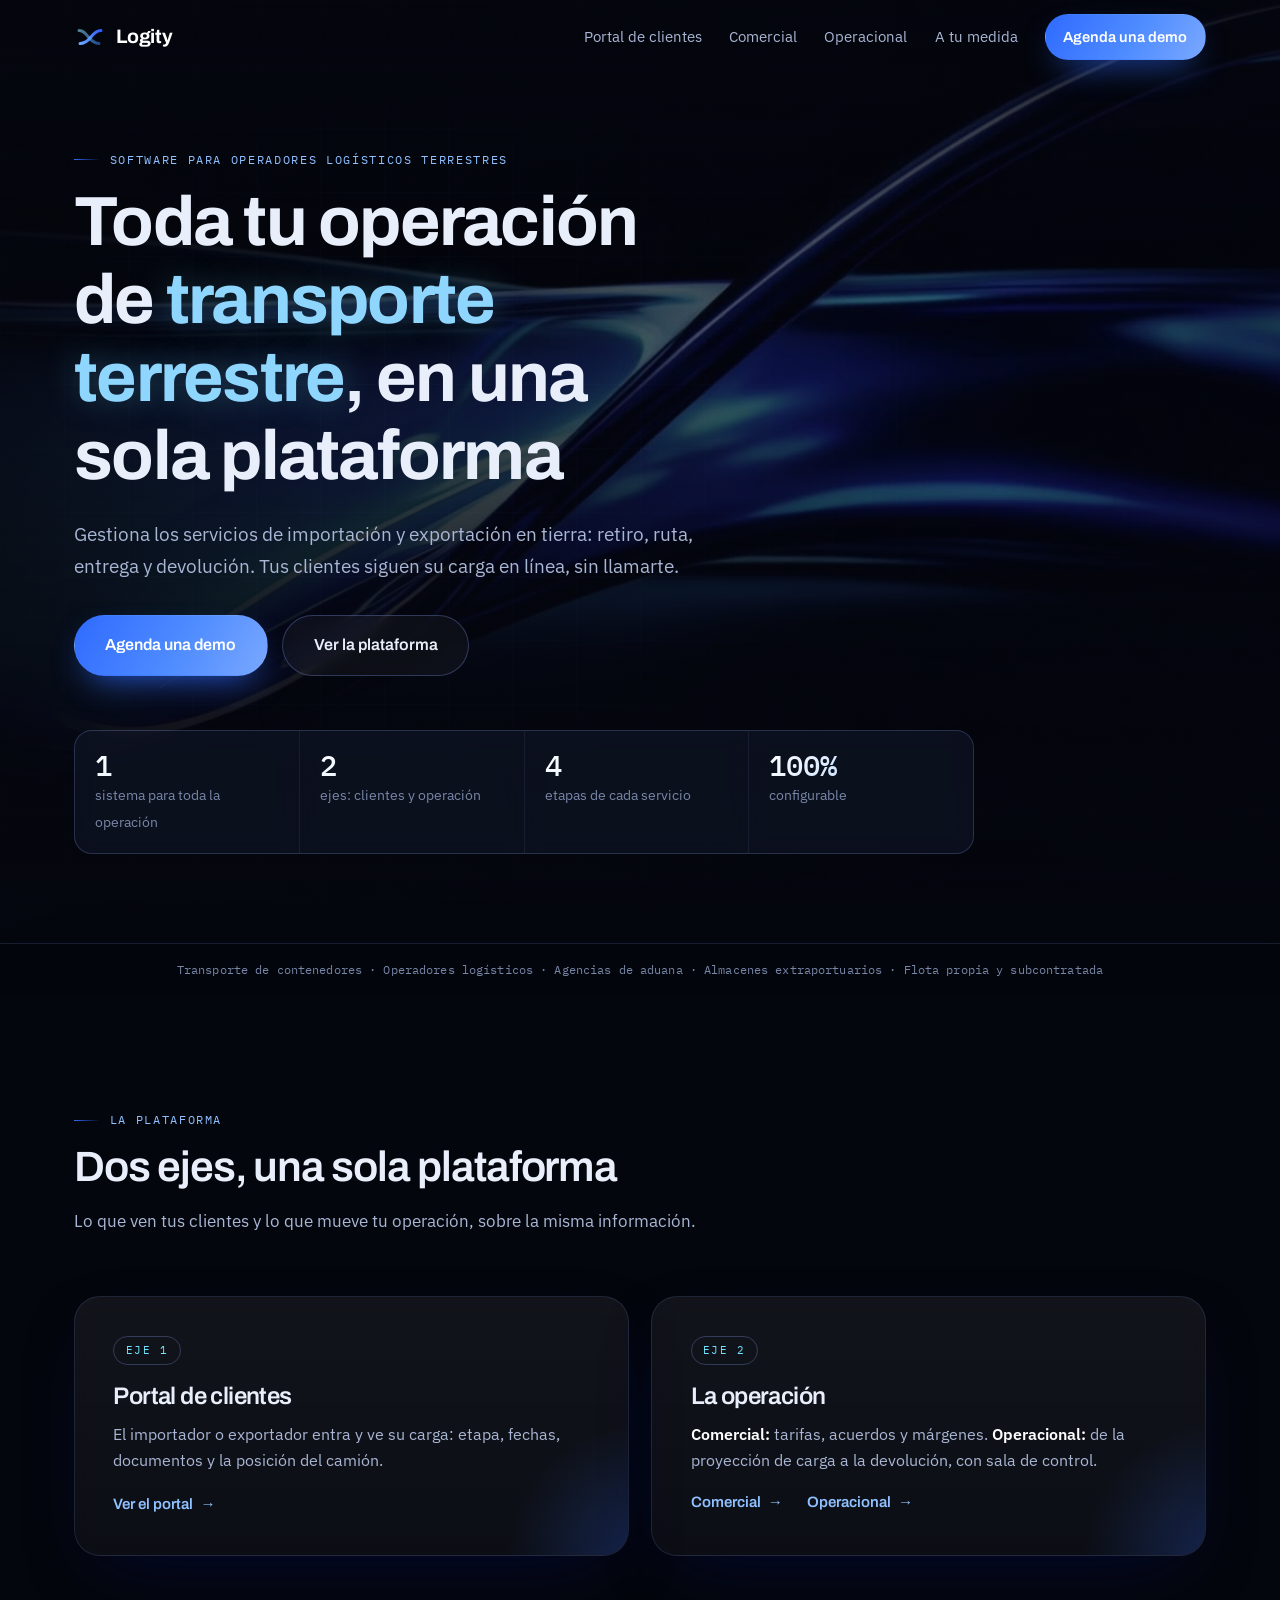
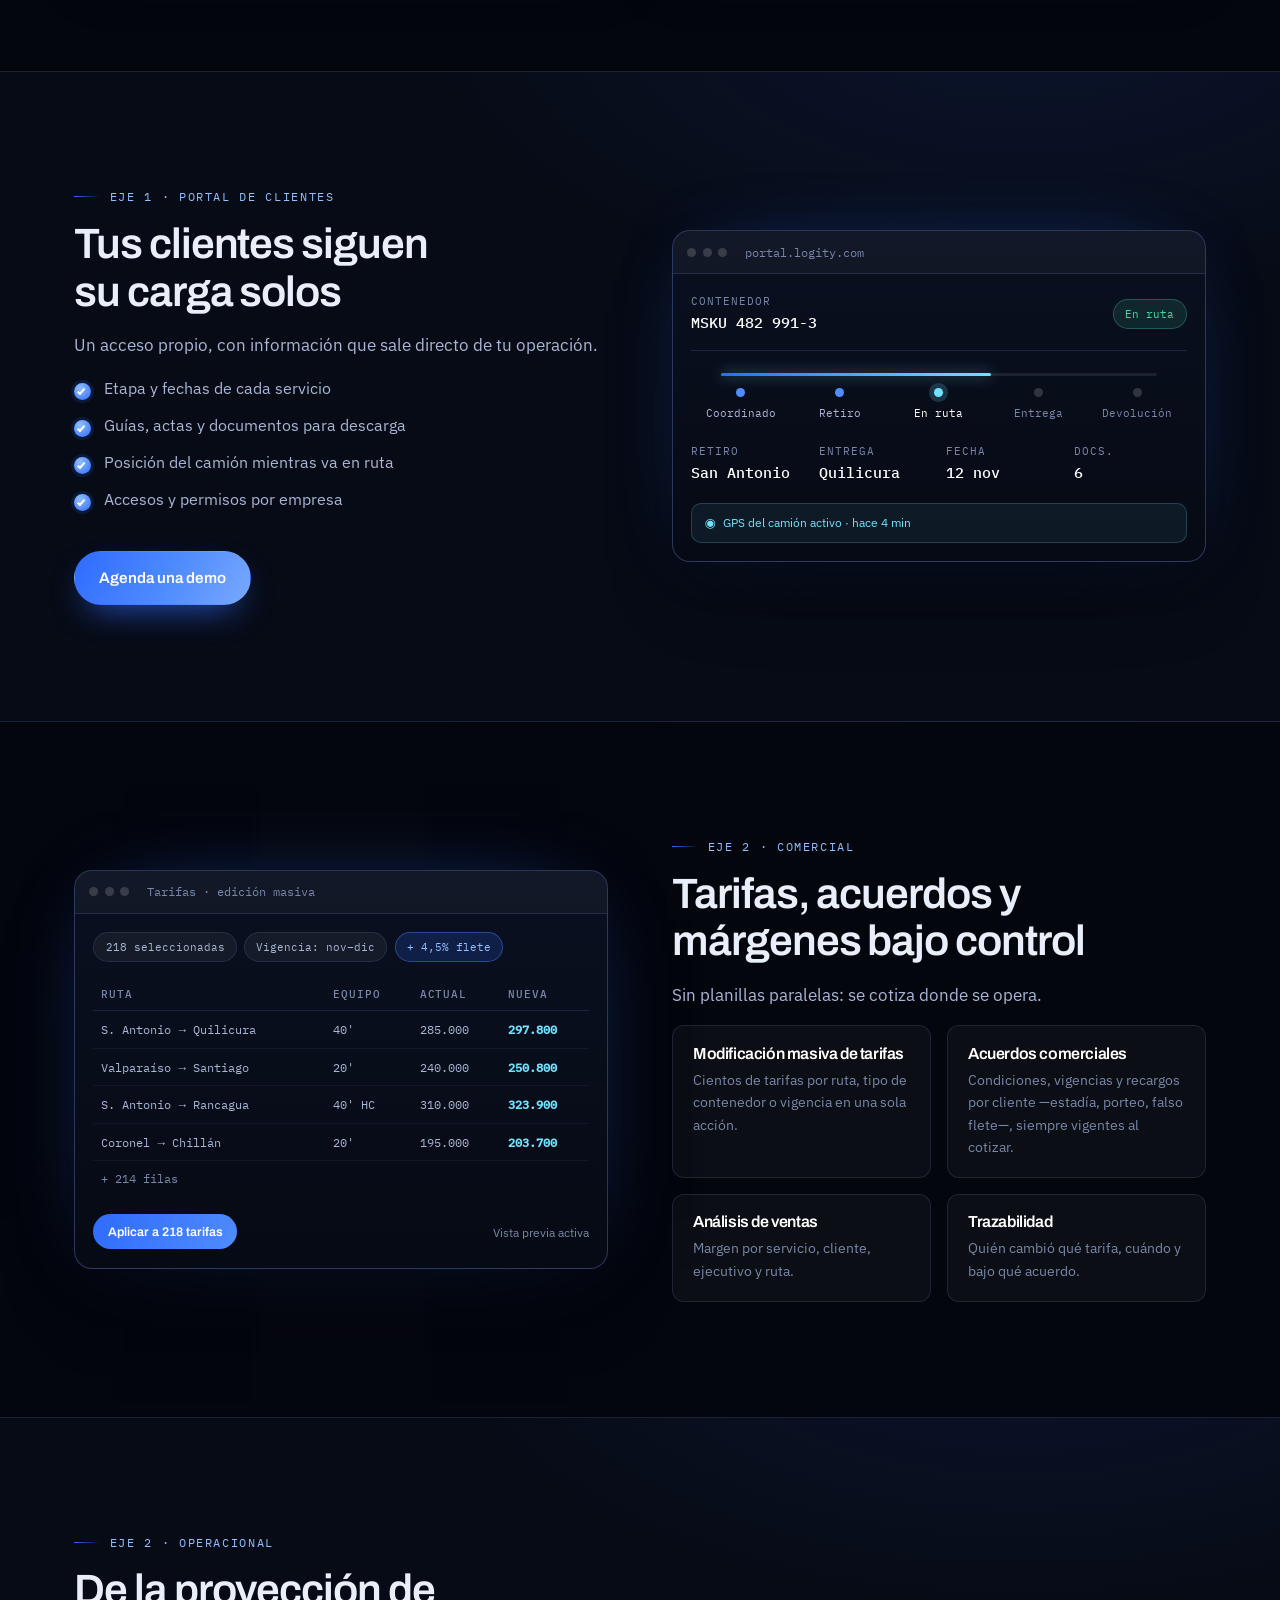
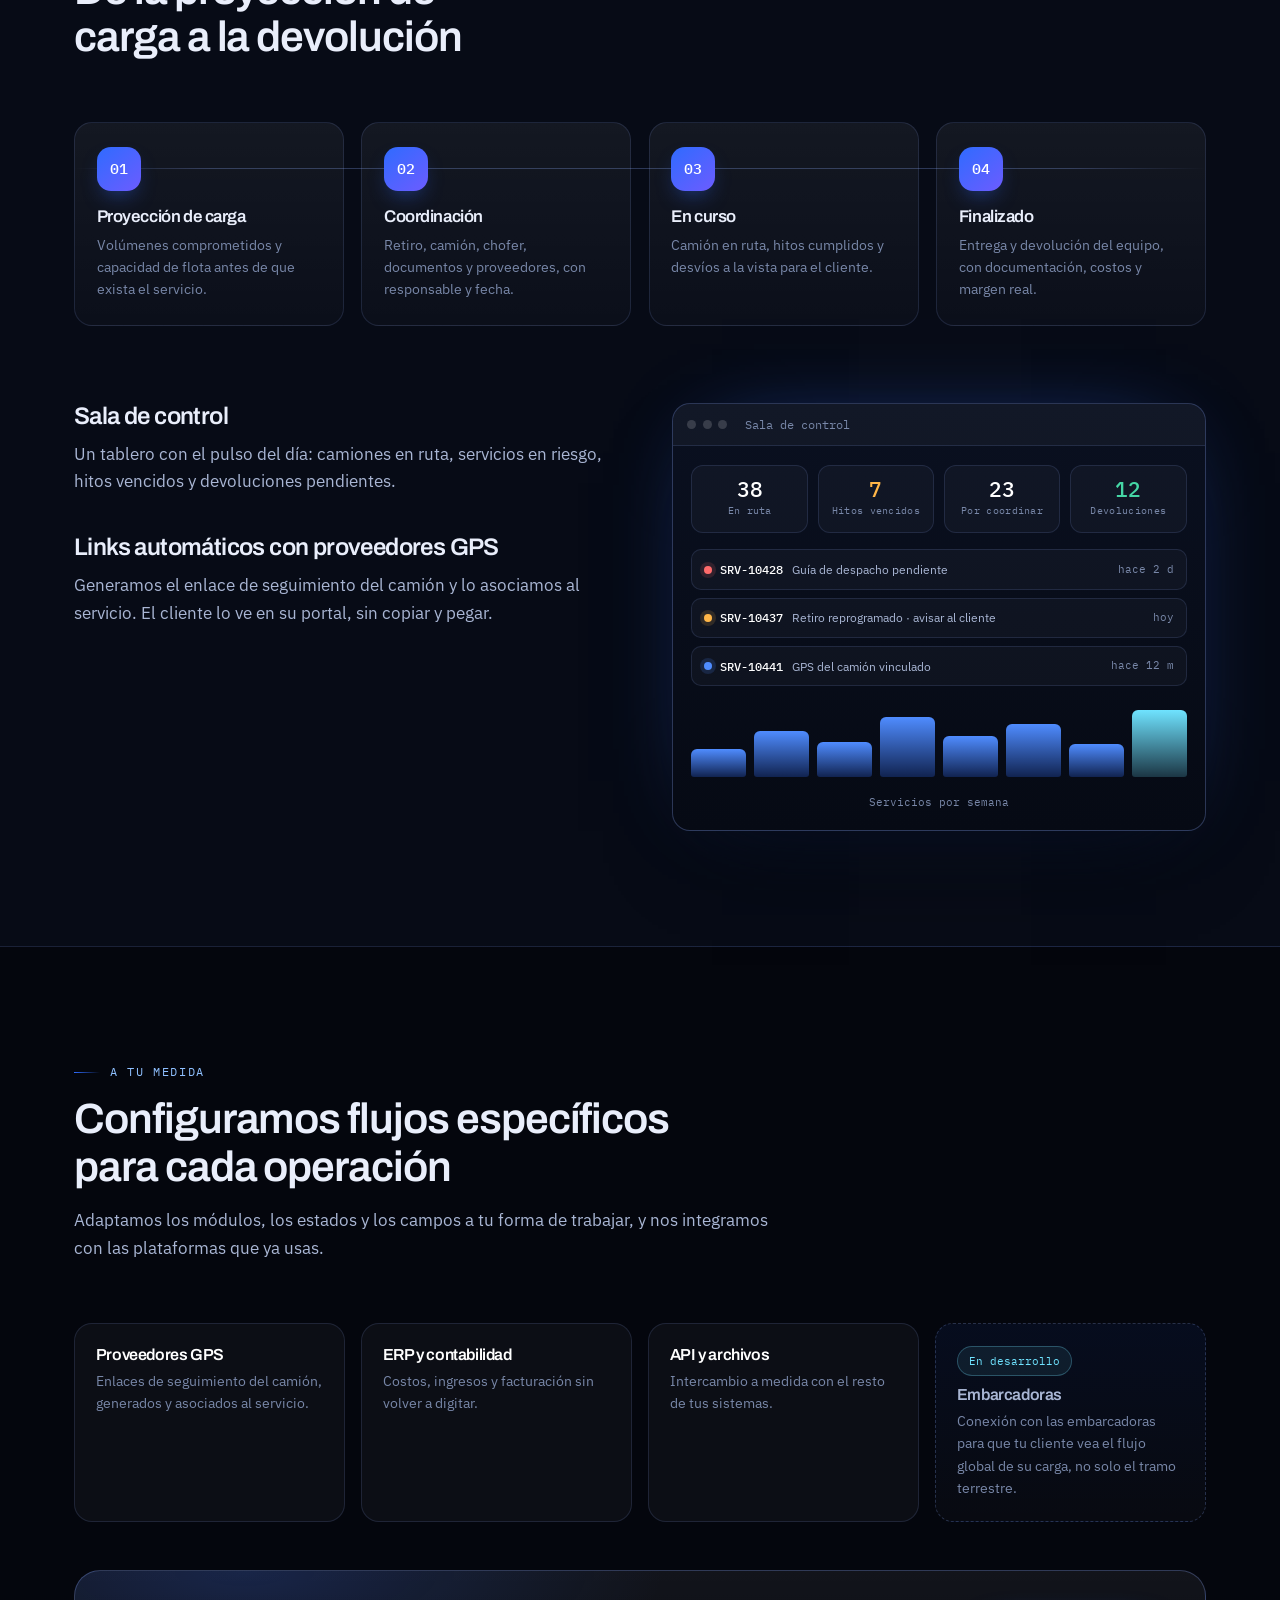
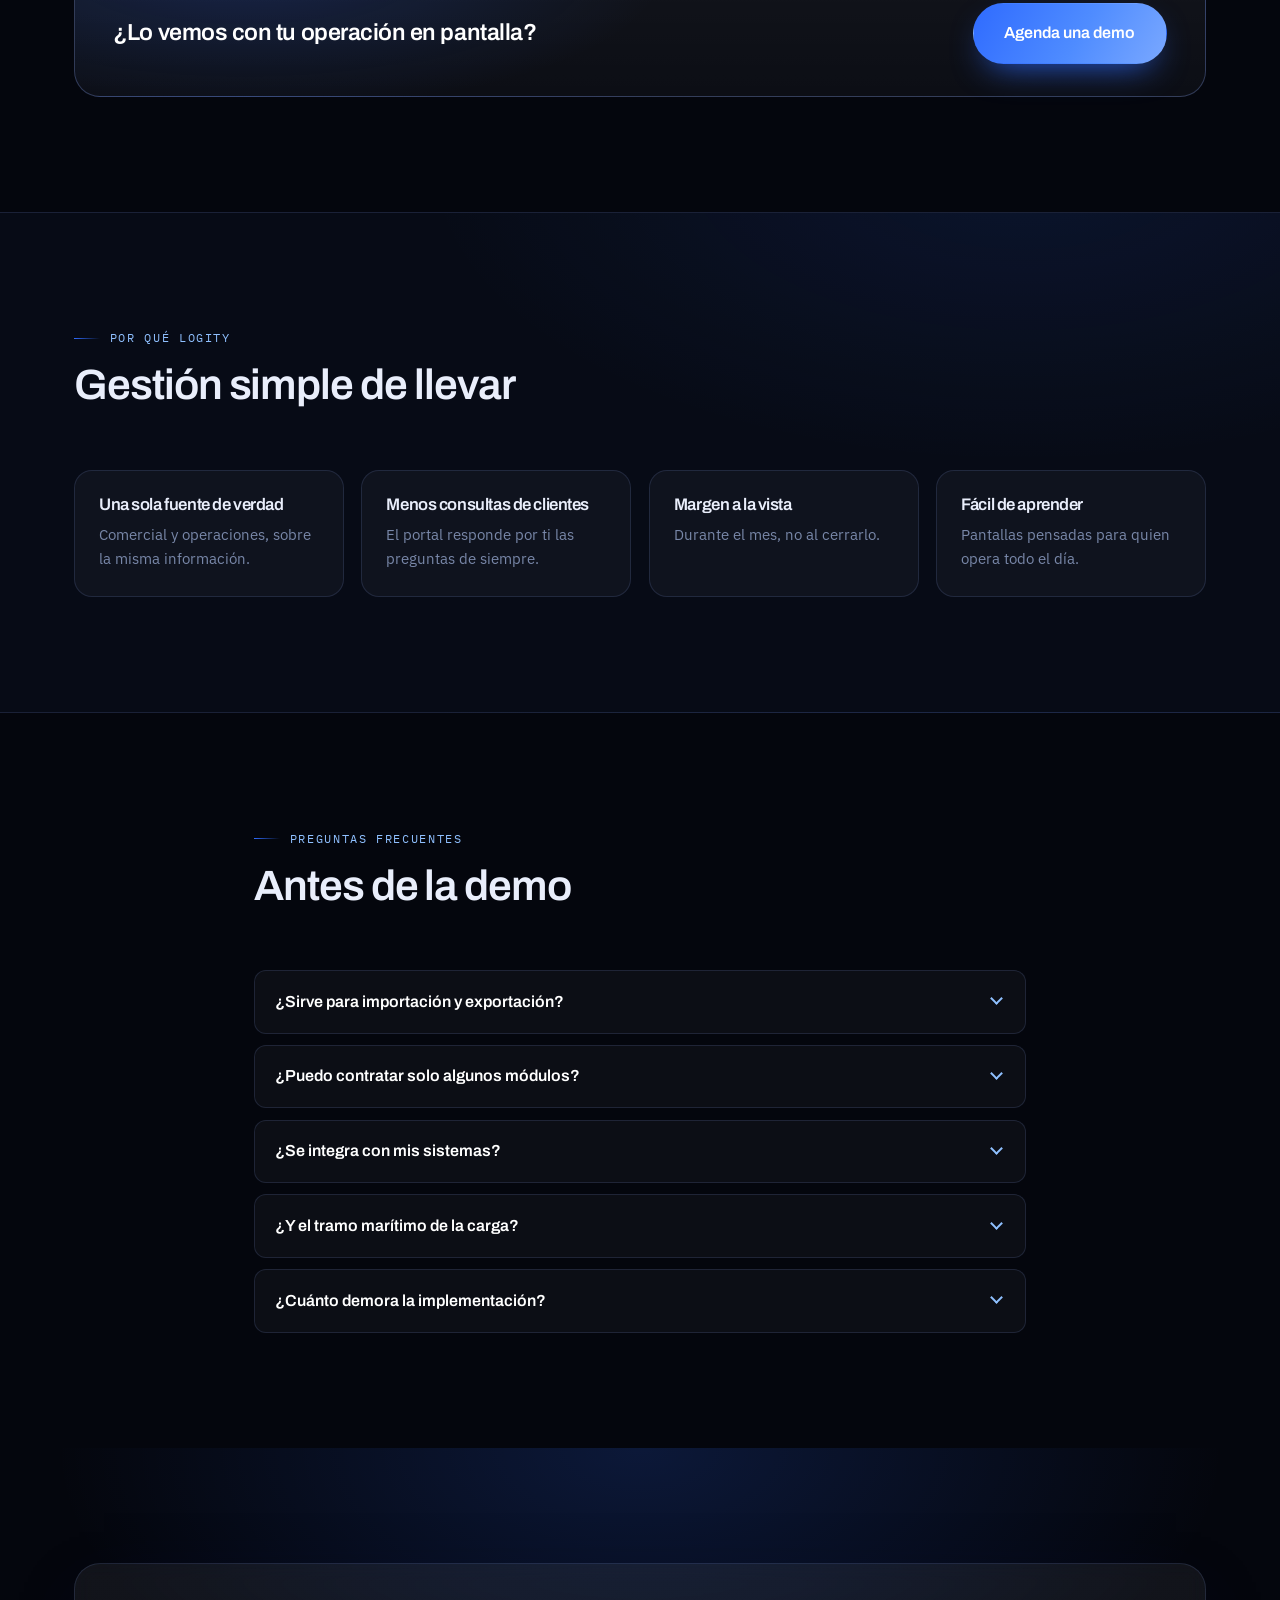
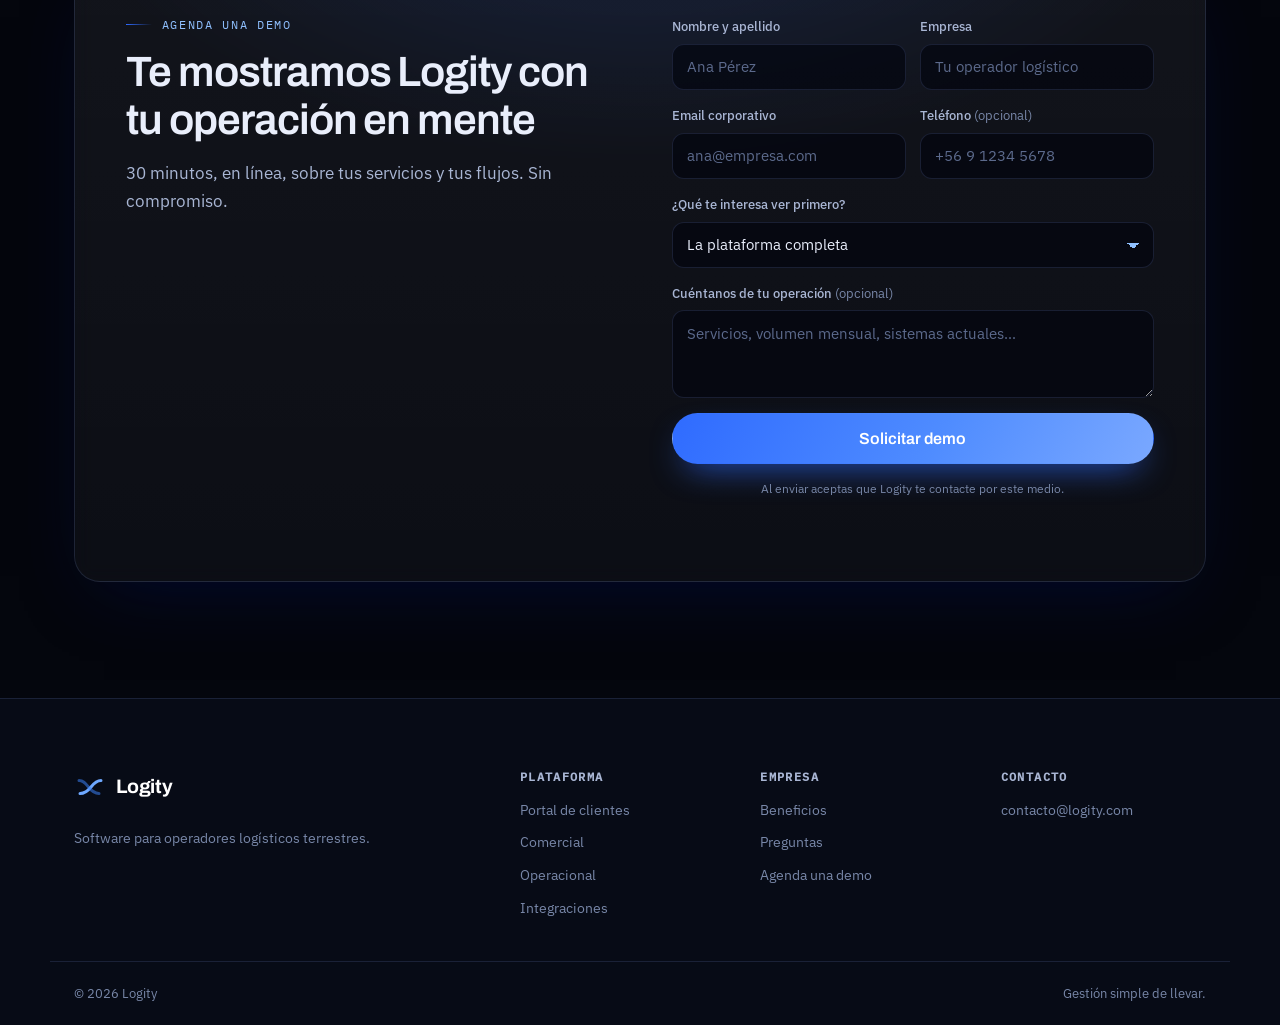
<file: index.html>
<!DOCTYPE html>
<html lang="es">
<head>
<meta charset="utf-8" />
<meta name="viewport" content="width=device-width, initial-scale=1" />
<title>Logity — Software para operadores logísticos terrestres</title>
<meta name="description" content="Logity centraliza la operación terrestre de los servicios de importación y exportación: retiro, ruta, entrega y devolución. Módulo comercial, operacional, sala de control y portal para tus clientes, con flujos e integraciones a medida." />
<meta name="theme-color" content="#05070f" />
<link rel="icon" href="assets/img/favicon.svg" type="image/svg+xml" />
<link rel="canonical" href="https://logity.com/" />

<!-- Open Graph -->
<meta property="og:type" content="website" />
<meta property="og:locale" content="es_ES" />
<meta property="og:title" content="Logity — Software para operadores logísticos terrestres" />
<meta property="og:description" content="Toda tu operación terrestre de importación y exportación en una sola plataforma. Flujos e integraciones configurados a la medida de cada operación." />
<meta property="og:image" content="assets/img/hero-poster.jpg" />
<meta name="twitter:card" content="summary_large_image" />

<link rel="preload" href="assets/fonts/Archivo-var.woff2" as="font" type="font/woff2" crossorigin />
<link rel="preload" href="assets/fonts/IBMPlexSans-var.woff2" as="font" type="font/woff2" crossorigin />
<link rel="stylesheet" href="styles.css" />

<script type="application/ld+json">
{
  "@context": "https://schema.org",
  "@type": "SoftwareApplication",
  "name": "Logity",
  "applicationCategory": "BusinessApplication",
  "operatingSystem": "Web",
  "description": "Software SaaS para operadores logísticos terrestres: gestión de los servicios de importación y exportación en tierra —retiro, ruta, entrega y devolución—, módulos comercial y operacional, sala de control y portal de seguimiento para clientes finales, con flujos e integraciones configurables.",
  "offers": { "@type": "Offer", "priceCurrency": "USD", "price": "0", "description": "Planes modulares según la operación de cada cliente" }
}
</script>
</head>
<body>

<a class="skip-link" href="#contenido">Saltar al contenido</a>

<!-- ============ NAV ============ -->
<header class="nav" id="nav">
  <div class="container nav__inner">
    <a class="brand" href="#inicio" aria-label="Logity, inicio">
      <span class="brand__mark" aria-hidden="true">
        <svg viewBox="0 0 32 32" fill="none" focusable="false"><path d="M6 22.5c5.4 0 8.3-3.1 11-6.5S22.6 9.5 27 9.5" stroke="url(#g1)" stroke-width="3" stroke-linecap="round"/><path d="M5 9.5c4.4 0 6.3 2.6 9 6s5.6 7 11 7" stroke="url(#g2)" stroke-width="3" stroke-linecap="round" opacity=".55"/><defs><linearGradient id="g1" x1="6" y1="16" x2="27" y2="16" gradientUnits="userSpaceOnUse"><stop stop-color="#6ea8ff"/><stop offset="1" stop-color="#2f5bff"/></linearGradient><linearGradient id="g2" x1="5" y1="16" x2="25" y2="16" gradientUnits="userSpaceOnUse"><stop stop-color="#8ee7ff"/><stop offset="1" stop-color="#3b82f6"/></linearGradient></defs></svg>
      </span>
      <span class="brand__name">Logity</span>
    </a>

    <nav class="nav__links" id="navLinks" aria-label="Navegación principal">
      <a href="#portal">Portal de clientes</a>
      <a href="#comercial">Comercial</a>
      <a href="#operacional">Operacional</a>
      <a href="#medida">A tu medida</a>
      <a class="btn btn--sm btn--primary nav__cta" href="#demo">Agenda una demo</a>
    </nav>

    <button class="nav__toggle" id="navToggle" aria-expanded="false" aria-controls="navLinks" aria-label="Abrir menú">
      <span></span><span></span><span></span>
    </button>
  </div>
</header>

<main id="contenido">

<!-- ============ HERO ============ -->
<section class="hero" id="inicio">
  <div class="hero__media" aria-hidden="true">
    <!-- La fuente la elige main.js según el ancho de pantalla. El atributo
         "media" de <source> no se respeta dentro de <video>: el navegador
         terminaba descargando las dos versiones. Sin JS queda el poster. -->
    <video id="heroVideo" class="hero__video" autoplay muted loop playsinline preload="metadata"
           poster="assets/img/hero-poster.jpg"
           data-src-movil="assets/video/hero-logity-mobile.mp4"
           data-src-escritorio="assets/video/hero-logity.mp4"></video>
    <div class="hero__scrim"></div>
    <div class="hero__grid"></div>
  </div>

  <div class="container hero__inner">
    <p class="eyebrow reveal">Software para operadores logísticos terrestres</p>
    <h1 class="hero__title reveal">
      Toda tu operación de <span class="grad">transporte terrestre</span>, en una sola plataforma
    </h1>
    <p class="hero__sub reveal">
      Gestiona los servicios de importación y exportación en tierra: retiro, ruta, entrega y
      devolución. Tus clientes siguen su carga en línea, sin llamarte.
    </p>
    <div class="hero__cta reveal">
      <a class="btn btn--primary btn--lg" href="#demo">Agenda una demo</a>
      <a class="btn btn--ghost btn--lg" href="#plataforma">Ver la plataforma</a>
    </div>

    <ul class="hero__stats reveal" role="list">
      <li><strong>1</strong><span>sistema para toda la operación</span></li>
      <li><strong>2</strong><span>ejes: clientes y operación</span></li>
      <li><strong>4</strong><span>etapas de cada servicio</span></li>
      <li><strong>100%</strong><span>configurable</span></li>
    </ul>
  </div>

  <div class="hero__marquee">
    <div class="container">
      <p>Transporte de contenedores · Operadores logísticos · Agencias de aduana · Almacenes extraportuarios · Flota propia y subcontratada</p>
    </div>
  </div>
</section>

<!-- ============ DOS EJES ============ -->
<section class="section" id="plataforma">
  <div class="container">
    <header class="section__head reveal">
      <p class="eyebrow">La plataforma</p>
      <h2 class="h2">Dos ejes, una sola plataforma</h2>
      <p class="section__sub">Lo que ven tus clientes y lo que mueve tu operación, sobre la misma información.</p>
    </header>

    <div class="pillars">
      <article class="pillar card reveal">
        <div class="pillar__tag">Eje 1</div>
        <h3 class="h3">Portal de clientes</h3>
        <p>El importador o exportador entra y ve su carga: etapa, fechas, documentos y la posición del camión.</p>
        <a class="link-arrow" href="#portal">Ver el portal <span aria-hidden="true">→</span></a>
      </article>

      <article class="pillar card reveal">
        <div class="pillar__tag">Eje 2</div>
        <h3 class="h3">La operación</h3>
        <p><strong>Comercial:</strong> tarifas, acuerdos y márgenes. <strong>Operacional:</strong> de la proyección de carga a la devolución, con sala de control.</p>
        <div class="pillar__links">
          <a class="link-arrow" href="#comercial">Comercial <span aria-hidden="true">→</span></a>
          <a class="link-arrow" href="#operacional">Operacional <span aria-hidden="true">→</span></a>
        </div>
      </article>
    </div>
  </div>
</section>

<!-- ============ PORTAL DE CLIENTES ============ -->
<section class="section section--alt" id="portal">
  <div class="container">
    <div class="feature">
      <div class="feature__copy reveal">
        <p class="eyebrow">Eje 1 · Portal de clientes</p>
        <h2 class="h2">Tus clientes siguen su carga solos</h2>
        <p class="lead">Un acceso propio, con información que sale directo de tu operación.</p>
        <ul class="checklist" role="list">
          <li>Etapa y fechas de cada servicio</li>
          <li>Guías, actas y documentos para descarga</li>
          <li>Posición del camión mientras va en ruta</li>
          <li>Accesos y permisos por empresa</li>
        </ul>
        <a class="btn btn--primary" href="#demo">Agenda una demo</a>
      </div>

      <div class="feature__visual reveal">
        <div class="mock mock--portal" role="img" aria-label="Portal de clientes con el seguimiento de un embarque">
          <div class="mock__bar"><span></span><span></span><span></span><p>portal.logity.com</p></div>
          <div class="mock__body">
            <div class="mock__row mock__row--head">
              <div><p class="mock__label">Contenedor</p><p class="mock__value">MSKU 482 991-3</p></div>
              <span class="chip chip--live">En ruta</span>
            </div>
            <div class="track">
              <div class="track__line"><i style="--p:62%"></i></div>
              <ul class="track__steps" role="list">
                <li class="is-done"><b></b>Coordinado</li>
                <li class="is-done"><b></b>Retiro</li>
                <li class="is-now"><b></b>En ruta</li>
                <li><b></b>Entrega</li>
                <li><b></b>Devolución</li>
              </ul>
            </div>
            <div class="mock__grid">
              <div><p class="mock__label">Retiro</p><p class="mock__value">San Antonio</p></div>
              <div><p class="mock__label">Entrega</p><p class="mock__value">Quilicura</p></div>
              <div><p class="mock__label">Fecha</p><p class="mock__value">12 nov</p></div>
              <div><p class="mock__label">Docs.</p><p class="mock__value">6</p></div>
            </div>
            <div class="mock__note"><span aria-hidden="true">◉</span> GPS del camión activo · hace 4 min</div>
          </div>
        </div>
      </div>
    </div>
  </div>
</section>

<!-- ============ COMERCIAL ============ -->
<section class="section" id="comercial">
  <div class="container">
    <div class="feature feature--reverse">
      <div class="feature__copy reveal">
        <p class="eyebrow">Eje 2 · Comercial</p>
        <h2 class="h2">Tarifas, acuerdos y márgenes bajo control</h2>
        <p class="lead">Sin planillas paralelas: se cotiza donde se opera.</p>

        <div class="minicards">
          <div class="minicard">
            <h4>Modificación masiva de tarifas</h4>
            <p>Cientos de tarifas por ruta, tipo de contenedor o vigencia en una sola acción.</p>
          </div>
          <div class="minicard">
            <h4>Acuerdos comerciales</h4>
            <p>Condiciones, vigencias y recargos por cliente —estadía, porteo, falso flete—, siempre vigentes al cotizar.</p>
          </div>
          <div class="minicard">
            <h4>Análisis de ventas</h4>
            <p>Margen por servicio, cliente, ejecutivo y ruta.</p>
          </div>
          <div class="minicard">
            <h4>Trazabilidad</h4>
            <p>Quién cambió qué tarifa, cuándo y bajo qué acuerdo.</p>
          </div>
        </div>
      </div>

      <div class="feature__visual reveal">
        <div class="mock mock--rates" role="img" aria-label="Pantalla de modificación masiva de tarifas">
          <div class="mock__bar"><span></span><span></span><span></span><p>Tarifas · edición masiva</p></div>
          <div class="mock__body">
            <div class="rates__toolbar">
              <span class="chip chip--soft">218 seleccionadas</span>
              <span class="chip chip--soft">Vigencia: nov–dic</span>
              <span class="chip chip--action">+ 4,5% flete</span>
            </div>
            <table class="rates">
              <thead><tr><th>Ruta</th><th>Equipo</th><th>Actual</th><th>Nueva</th></tr></thead>
              <tbody>
                <tr><td>S. Antonio → Quilicura</td><td>40'</td><td>285.000</td><td class="up">297.800</td></tr>
                <tr><td>Valparaíso → Santiago</td><td>20'</td><td>240.000</td><td class="up">250.800</td></tr>
                <tr><td>S. Antonio → Rancagua</td><td>40' HC</td><td>310.000</td><td class="up">323.900</td></tr>
                <tr><td>Coronel → Chillán</td><td>20'</td><td>195.000</td><td class="up">203.700</td></tr>
                <tr class="is-muted"><td colspan="4">+ 214 filas</td></tr>
              </tbody>
            </table>
            <div class="rates__foot"><span>Aplicar a 218 tarifas</span><em>Vista previa activa</em></div>
          </div>
        </div>
      </div>
    </div>
  </div>
</section>

<!-- ============ OPERACIONAL ============ -->
<section class="section section--alt" id="operacional">
  <div class="container">
    <header class="section__head reveal">
      <p class="eyebrow">Eje 2 · Operacional</p>
      <h2 class="h2">De la proyección de carga a la devolución</h2>
    </header>

    <ol class="pipeline" role="list">
      <li class="pipeline__step reveal">
        <span class="pipeline__num">01</span>
        <h3>Proyección de carga</h3>
        <p>Volúmenes comprometidos y capacidad de flota antes de que exista el servicio.</p>
      </li>
      <li class="pipeline__step reveal">
        <span class="pipeline__num">02</span>
        <h3>Coordinación</h3>
        <p>Retiro, camión, chofer, documentos y proveedores, con responsable y fecha.</p>
      </li>
      <li class="pipeline__step reveal">
        <span class="pipeline__num">03</span>
        <h3>En curso</h3>
        <p>Camión en ruta, hitos cumplidos y desvíos a la vista para el cliente.</p>
      </li>
      <li class="pipeline__step reveal">
        <span class="pipeline__num">04</span>
        <h3>Finalizado</h3>
        <p>Entrega y devolución del equipo, con documentación, costos y margen real.</p>
      </li>
    </ol>

    <div class="feature feature--top">
      <div class="feature__copy reveal">
        <h3 class="h3">Sala de control</h3>
        <p class="lead">Un tablero con el pulso del día: camiones en ruta, servicios en riesgo, hitos vencidos y devoluciones pendientes.</p>

        <h3 class="h3 mt">Links automáticos con proveedores GPS</h3>
        <p class="lead">Generamos el enlace de seguimiento del camión y lo asociamos al servicio. El cliente lo ve en su portal, sin copiar y pegar.</p>
      </div>

      <div class="feature__visual reveal">
        <div class="mock mock--control" role="img" aria-label="Sala de control con indicadores de la operación">
          <div class="mock__bar"><span></span><span></span><span></span><p>Sala de control</p></div>
          <div class="mock__body">
            <div class="kpis">
              <div class="kpi"><p class="kpi__n">38</p><p class="kpi__l">En ruta</p></div>
              <div class="kpi"><p class="kpi__n kpi__n--warn">7</p><p class="kpi__l">Hitos vencidos</p></div>
              <div class="kpi"><p class="kpi__n">23</p><p class="kpi__l">Por coordinar</p></div>
              <div class="kpi"><p class="kpi__n kpi__n--ok">12</p><p class="kpi__l">Devoluciones</p></div>
            </div>
            <ul class="alerts" role="list">
              <li><span class="dot dot--red"></span><b>SRV-10428</b> Guía de despacho pendiente <em>hace 2 d</em></li>
              <li><span class="dot dot--amber"></span><b>SRV-10437</b> Retiro reprogramado · avisar al cliente <em>hoy</em></li>
              <li><span class="dot dot--blue"></span><b>SRV-10441</b> GPS del camión vinculado <em>hace 12 m</em></li>
            </ul>
            <div class="bars" aria-hidden="true">
              <i style="--h:38%"></i><i style="--h:62%"></i><i style="--h:47%"></i><i style="--h:81%"></i>
              <i style="--h:55%"></i><i style="--h:72%"></i><i style="--h:44%"></i><i style="--h:90%"></i>
            </div>
            <p class="mock__caption">Servicios por semana</p>
          </div>
        </div>
      </div>
    </div>
  </div>
</section>

<!-- ============ A TU MEDIDA ============ -->
<section class="section" id="medida">
  <div class="container">
    <header class="section__head reveal">
      <p class="eyebrow">A tu medida</p>
      <h2 class="h2">Configuramos flujos específicos para cada operación</h2>
      <p class="section__sub">
        Adaptamos los módulos, los estados y los campos a tu forma de trabajar, y nos integramos con las
        plataformas que ya usas.
      </p>
    </header>

    <ul class="integrations" role="list">
      <li class="reveal"><h4>Proveedores GPS</h4><p>Enlaces de seguimiento del camión, generados y asociados al servicio.</p></li>
      <li class="reveal"><h4>ERP y contabilidad</h4><p>Costos, ingresos y facturación sin volver a digitar.</p></li>
      <li class="reveal"><h4>API y archivos</h4><p>Intercambio a medida con el resto de tus sistemas.</p></li>
      <li class="reveal is-soon">
        <span class="chip chip--soon">En desarrollo</span>
        <h4>Embarcadoras</h4>
        <p>Conexión con las embarcadoras para que tu cliente vea el flujo global de su carga, no solo el tramo terrestre.</p>
      </li>
    </ul>

    <div class="cta-band reveal">
      <p>¿Lo vemos con tu operación en pantalla?</p>
      <a class="btn btn--primary btn--lg" href="#demo">Agenda una demo</a>
    </div>
  </div>
</section>

<!-- ============ BENEFICIOS ============ -->
<section class="section section--alt" id="beneficios">
  <div class="container">
    <header class="section__head reveal">
      <p class="eyebrow">Por qué Logity</p>
      <h2 class="h2">Gestión simple de llevar</h2>
    </header>

    <div class="benefits">
      <article class="benefit reveal"><h3>Una sola fuente de verdad</h3><p>Comercial y operaciones, sobre la misma información.</p></article>
      <article class="benefit reveal"><h3>Menos consultas de clientes</h3><p>El portal responde por ti las preguntas de siempre.</p></article>
      <article class="benefit reveal"><h3>Margen a la vista</h3><p>Durante el mes, no al cerrarlo.</p></article>
      <article class="benefit reveal"><h3>Fácil de aprender</h3><p>Pantallas pensadas para quien opera todo el día.</p></article>
    </div>
  </div>
</section>

<!-- ============ FAQ ============ -->
<section class="section" id="faq">
  <div class="container container--narrow">
    <header class="section__head reveal">
      <p class="eyebrow">Preguntas frecuentes</p>
      <h2 class="h2">Antes de la demo</h2>
    </header>

    <div class="faq">
      <details class="reveal">
        <summary>¿Sirve para importación y exportación?</summary>
        <p>Sí. En importación: retiro, entrega y devolución del equipo. En exportación: retiro del vacío, carga en planta y presentación a puerto.</p>
      </details>
      <details class="reveal">
        <summary>¿Puedo contratar solo algunos módulos?</summary>
        <p>Sí. Empiezas por lo que más te aprieta hoy y sumas el resto cuando lo necesites.</p>
      </details>
      <details class="reveal">
        <summary>¿Se integra con mis sistemas?</summary>
        <p>Sí: proveedores GPS, ERP y contabilidad, y otras plataformas vía API o archivos.</p>
      </details>
      <details class="reveal">
        <summary>¿Y el tramo marítimo de la carga?</summary>
        <p>Hoy gestionamos el servicio terrestre. Estamos trabajando en la conexión con las embarcadoras para mostrar también el flujo global de la carga en el portal.</p>
      </details>
      <details class="reveal">
        <summary>¿Cuánto demora la implementación?</summary>
        <p>Configuramos primero los módulos críticos, para que tu equipo opere cuanto antes.</p>
      </details>
    </div>
  </div>
</section>

<!-- ============ DEMO ============ -->
<section class="section demo" id="demo">
  <div class="container">
    <div class="demo__inner card reveal">
      <div class="demo__copy">
        <p class="eyebrow">Agenda una demo</p>
        <h2 class="h2">Te mostramos Logity con tu operación en mente</h2>
        <p class="lead">30 minutos, en línea, sobre tus servicios y tus flujos. Sin compromiso.</p>
      </div>

      <form class="form" id="demoForm" novalidate>
        <div class="form__row">
          <label><span>Nombre y apellido</span>
            <input type="text" name="nombre" autocomplete="name" required placeholder="Ana Pérez" />
          </label>
          <label><span>Empresa</span>
            <input type="text" name="empresa" autocomplete="organization" required placeholder="Tu operador logístico" />
          </label>
        </div>
        <div class="form__row">
          <label><span>Email corporativo</span>
            <input type="email" name="email" autocomplete="email" required placeholder="ana@empresa.com" />
          </label>
          <label><span>Teléfono <i class="opt">(opcional)</i></span>
            <input type="tel" name="telefono" autocomplete="tel" placeholder="+56 9 1234 5678" />
          </label>
        </div>
        <label><span>¿Qué te interesa ver primero?</span>
          <select name="interes">
            <option>La plataforma completa</option>
            <option>Portal de clientes</option>
            <option>Comercial: tarifas y acuerdos</option>
            <option>Operacional y sala de control</option>
            <option>Integraciones</option>
          </select>
        </label>
        <label><span>Cuéntanos de tu operación <i class="opt">(opcional)</i></span>
          <textarea name="mensaje" rows="3" placeholder="Servicios, volumen mensual, sistemas actuales…"></textarea>
        </label>

        <button class="btn btn--primary btn--lg btn--block" type="submit">Solicitar demo</button>
        <p class="form__legal">Al enviar aceptas que Logity te contacte por este medio.</p>
        <p class="form__status" id="formStatus" role="status" aria-live="polite"></p>
      </form>
    </div>
  </div>
</section>

</main>

<!-- ============ FOOTER ============ -->
<footer class="footer">
  <div class="container footer__inner">
    <div class="footer__brand">
      <a class="brand" href="#inicio" aria-label="Logity, inicio">
        <span class="brand__mark" aria-hidden="true">
          <svg viewBox="0 0 32 32" fill="none" focusable="false"><path d="M6 22.5c5.4 0 8.3-3.1 11-6.5S22.6 9.5 27 9.5" stroke="#6ea8ff" stroke-width="3" stroke-linecap="round"/><path d="M5 9.5c4.4 0 6.3 2.6 9 6s5.6 7 11 7" stroke="#3b82f6" stroke-width="3" stroke-linecap="round" opacity=".55"/></svg>
        </span>
        <span class="brand__name">Logity</span>
      </a>
      <p>Software para operadores logísticos terrestres.</p>
    </div>

    <nav class="footer__col" aria-label="Plataforma">
      <h4>Plataforma</h4>
      <a href="#portal">Portal de clientes</a>
      <a href="#comercial">Comercial</a>
      <a href="#operacional">Operacional</a>
      <a href="#medida">Integraciones</a>
    </nav>

    <nav class="footer__col" aria-label="Empresa">
      <h4>Empresa</h4>
      <a href="#beneficios">Beneficios</a>
      <a href="#faq">Preguntas</a>
      <a href="#demo">Agenda una demo</a>
    </nav>

    <div class="footer__col">
      <h4>Contacto</h4>
      <a href="mailto:contacto@logity.com">contacto@logity.com</a>
    </div>
  </div>
  <div class="container footer__bottom">
    <p>© <span id="year">2026</span> Logity</p>
    <p>Gestión simple de llevar.</p>
  </div>
</footer>

<script src="main.js"></script>
</body>
</html>
</file>
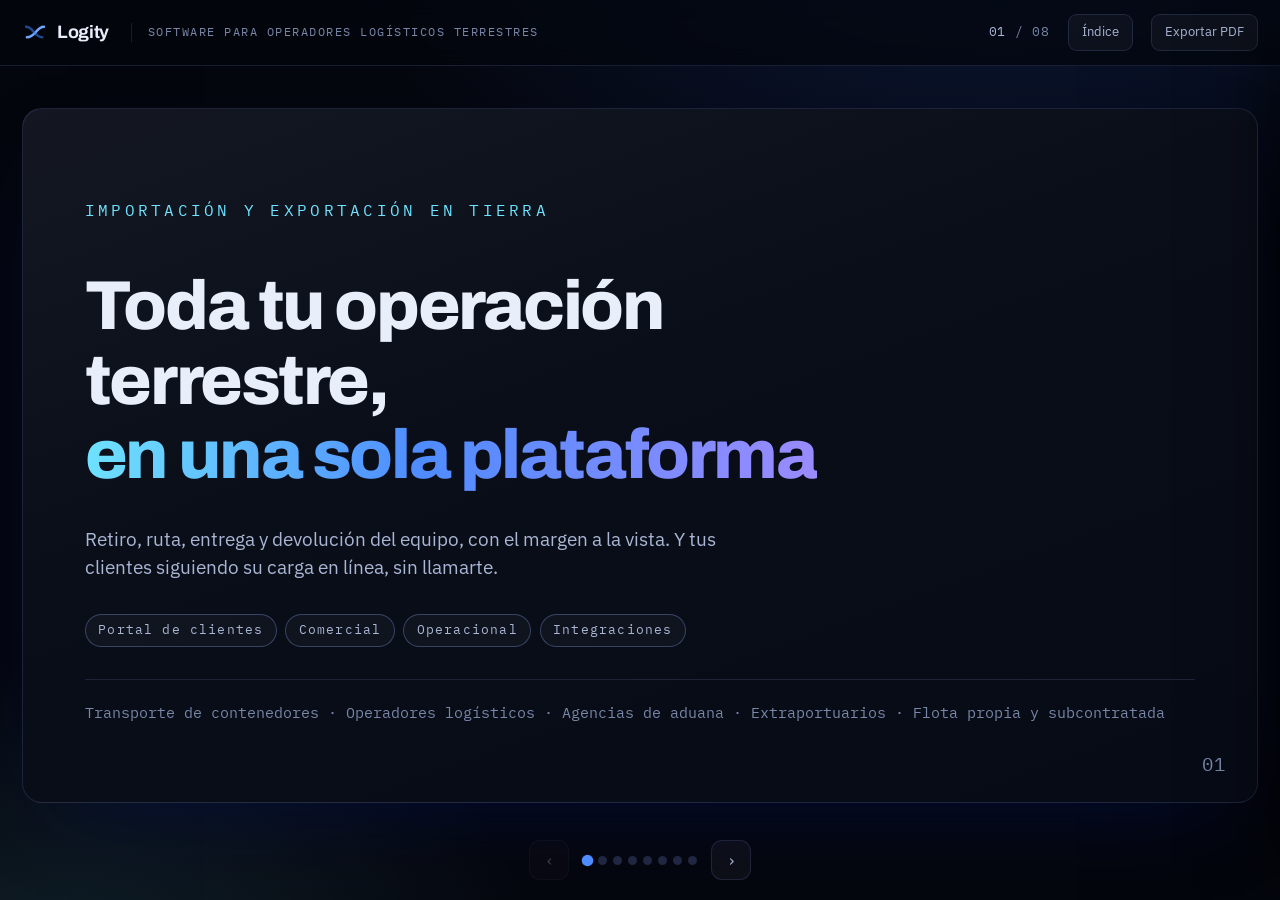
<file: presentacion/comercial-clientes.html>
<!DOCTYPE html>
<html lang="es">
<head>
<meta charset="utf-8" />
<meta name="viewport" content="width=device-width, initial-scale=1" />
</head>
<body>

<title>Logity para tu operación</title>
<link rel="stylesheet" href="https://fonts.googleapis.com/css2?family=Archivo:wght@500;600;700;800&family=IBM+Plex+Mono:wght@400;500&family=IBM+Plex+Sans:wght@400;500;600&display=swap" />
<style>
/* =========================================================
   Logity — deck comercial para clientes
   Mismo chasis que el deck interno: azul eléctrico sobre negro,
   Archivo (títulos) + IBM Plex Sans (cuerpo) + Plex Mono (datos).
   Mundo visual único y deliberado: todo se pinta explícito.
   ========================================================= */
:root{
  color-scheme: dark;

  --bg:          #04060d;
  --bg-2:        #070b16;
  --surface:     rgba(255,255,255,.038);
  --surface-2:   rgba(255,255,255,.065);
  --line:        rgba(140,170,255,.15);
  --line-2:      rgba(140,170,255,.32);

  --text:        #e9eefb;
  --soft:        #a9b6d4;
  --dim:         #7887a8;

  --blue:        #2f6bff;
  --blue-br:     #4f8cff;
  --cyan:        #6fe3ff;
  --violet:      #9b8bff;

  --ok:          #45d6a5;
  --warn:        #ffb648;

  /* un acento por perfil: la escala fría es la escala de madurez */
  --p1:          #6fe3ff;
  --p2:          #4f8cff;
  --p3:          #9b8bff;

  --ff-d: "Archivo", "Helvetica Neue", Arial, sans-serif;
  --ff-b: "IBM Plex Sans", system-ui, -apple-system, "Segoe UI", sans-serif;
  --ff-m: "IBM Plex Mono", ui-monospace, SFMono-Regular, Menlo, monospace;
}

*,*::before,*::after{ box-sizing:border-box; }
html{ -webkit-text-size-adjust:100%; }
body{
  margin:0;
  background:
    radial-gradient(1100px 620px at 78% -12%, rgba(47,107,255,.20), transparent 62%),
    radial-gradient(760px 460px at 6% 104%, rgba(111,227,255,.10), transparent 60%),
    var(--bg);
  color:var(--text);
  font-family:var(--ff-b);
  font-size:16px;
  line-height:1.6;
  -webkit-font-smoothing:antialiased;
  min-height:100dvh;
}
h1,h2,h3,h4{ font-family:var(--ff-d); margin:0; line-height:1.08; letter-spacing:-.025em; font-weight:700; text-wrap:balance; }
p{ margin:0; }
ul,ol{ margin:0; padding:0; list-style:none; }
strong{ color:#fff; font-weight:600; }
em{ font-style:normal; color:var(--soft); }
button{ font:inherit; color:inherit; }
:focus-visible{ outline:2px solid var(--cyan); outline-offset:3px; border-radius:6px; }

/* ---------- marco de la app ---------- */
.app{ display:flex; flex-direction:column; min-height:100dvh; }

.topbar{
  display:flex; align-items:center; gap:18px;
  padding:14px 22px; border-bottom:1px solid var(--line);
  background:rgba(4,6,13,.72); backdrop-filter:blur(10px);
  position:sticky; top:0; z-index:40;
}
.brand{ display:flex; align-items:center; gap:9px; }
.brand svg{ width:26px; height:26px; display:block; }
.brand b{ font-family:var(--ff-d); font-weight:700; font-size:18px; letter-spacing:-.02em; }
.topbar__meta{
  font-family:var(--ff-m); font-size:11.5px; letter-spacing:.13em; text-transform:uppercase;
  color:var(--dim); margin-left:4px; padding-left:16px; border-left:1px solid var(--line);
}
.topbar__sp{ flex:1; }
.tbtn{
  background:var(--surface); border:1px solid var(--line); color:var(--soft);
  border-radius:9px; padding:7px 13px; font-size:13px; cursor:pointer;
  transition:background .18s, color .18s, border-color .18s;
}
.tbtn:hover{ background:var(--surface-2); color:var(--text); border-color:var(--line-2); }
.count{ font-family:var(--ff-m); font-size:13px; color:var(--soft); letter-spacing:.06em; font-variant-numeric:tabular-nums; }
.count i{ color:var(--dim); font-style:normal; }

/* ---------- escenario 16:9 ---------- */
.deck{ flex:1; display:grid; place-items:center; padding:26px 22px 12px; }
.stage{
  width:min(100%, (100dvh - 176px) * 16 / 9);
  max-width:1360px;
  aspect-ratio:16/9;
  position:relative;
  container-type:size;
}
.slide{
  position:absolute; inset:0;
  display:flex; flex-direction:column;
  padding:4.4cqw 5cqw 3.6cqw;
  border:1px solid var(--line);
  border-radius:20px;
  background:
    linear-gradient(160deg, rgba(255,255,255,.05), rgba(255,255,255,.012) 42%, transparent),
    var(--bg-2);
  box-shadow:0 30px 90px -46px rgba(0,14,70,.95);
  overflow:hidden;
  opacity:0; visibility:hidden; transform:translateY(10px);
  transition:opacity .32s ease, transform .32s ease, visibility .32s;
}
.slide.is-active{ opacity:1; visibility:visible; transform:none; }
/* el número de lámina, en el canto */
.slide::after{
  content:attr(data-n);
  position:absolute; right:2.4cqw; bottom:1.8cqw;
  font-family:var(--ff-m); font-size:1.5cqw; color:var(--dim); letter-spacing:.1em;
}

/* ---------- tipografía dentro de la lámina ---------- */
.eyebrow{
  font-family:var(--ff-m); font-size:1.32cqw; letter-spacing:.2em; text-transform:uppercase;
  color:var(--cyan); margin-bottom:1.1cqw;
}
.eyebrow.is-p1{ color:var(--p1); } .eyebrow.is-p2{ color:var(--p2); } .eyebrow.is-p3{ color:var(--p3); }
.t1{ font-size:5.6cqw; font-weight:800; letter-spacing:-.035em; }
.t2{ font-size:3.25cqw; }
.t3{ font-size:1.95cqw; font-weight:600; }
.lead{ font-size:1.52cqw; color:var(--soft); line-height:1.5; max-width:62ch; }
.body{ font-size:1.36cqw; color:var(--soft); line-height:1.55; }
.mini{ font-size:1.18cqw; color:var(--dim); line-height:1.5; }
.mono{ font-family:var(--ff-m); font-variant-numeric:tabular-nums; }
.grad{ background:linear-gradient(96deg, var(--cyan), var(--blue-br) 46%, var(--violet)); -webkit-background-clip:text; background-clip:text; color:transparent; }
.head{ margin-bottom:2.3cqw; }
.head .lead{ margin-top:1cqw; }

/* ---------- retículas ---------- */
.cols{ display:grid; gap:1.5cqw; }
.c2{ grid-template-columns:repeat(2,1fr); }
.c3{ grid-template-columns:repeat(3,1fr); }
.c4{ grid-template-columns:repeat(4,1fr); }
.fill{ flex:1; align-content:center; }
.split{ display:grid; grid-template-columns:1.05fr 1fr; gap:3.4cqw; flex:1; align-items:start; }

/* ---------- piezas ---------- */
.card{
  border:1px solid var(--line); border-radius:14px; padding:1.6cqw 1.55cqw;
  background:var(--surface); display:flex; flex-direction:column; gap:.8cqw;
}
.card h4{ font-size:1.6cqw; font-weight:600; }
.card p{ font-size:1.24cqw; color:var(--soft); line-height:1.44; }

/* tarjeta de perfil: la barra superior es el código de color del segmento */
.pcard{ position:relative; border-top-width:2px; border-top-color:var(--ac,var(--blue-br)); }
.pcard .tag{
  font-family:var(--ff-m); font-size:1.1cqw; letter-spacing:.16em; text-transform:uppercase; color:var(--ac);
}

.list{ display:flex; flex-direction:column; gap:.8cqw; }
.list li{ font-size:1.32cqw; color:var(--soft); line-height:1.45; padding-left:1.9cqw; position:relative; }
.list li::before{
  content:""; position:absolute; left:0; top:.62cqw;
  width:.62cqw; height:.62cqw; border-radius:50%;
  background:var(--ac,var(--blue-br));
}
.list.is-x li::before{ background:none; content:"×"; color:var(--warn); top:-.05cqw; left:.1cqw; font-size:1.5cqw; line-height:1; }
.list.is-ok li::before{ background:none; content:"✓"; color:var(--ok); top:-.05cqw; left:0; font-size:1.3cqw; line-height:1.2; }

.kv{ display:grid; grid-template-columns:auto 1fr; gap:.7cqw 1.4cqw; align-items:baseline; }
.kv dt{ font-family:var(--ff-m); font-size:1.06cqw; letter-spacing:.12em; text-transform:uppercase; color:var(--dim); white-space:nowrap; }
.kv dd{ margin:0; font-size:1.3cqw; color:var(--text); }

.chip{
  display:inline-flex; align-items:center; gap:.5cqw;
  font-family:var(--ff-m); font-size:1.06cqw; letter-spacing:.09em;
  border:1px solid var(--line-2); border-radius:999px; padding:.42cqw 1cqw; color:var(--soft);
  background:rgba(255,255,255,.03);
}
.chip b{ color:var(--ac,var(--cyan)); font-weight:500; }
.chips{ display:flex; flex-wrap:wrap; gap:.7cqw; }

.stat{ display:flex; flex-direction:column; gap:.35cqw; }
.stat b{ font-family:var(--ff-d); font-size:2.4cqw; font-weight:700; color:var(--ac,var(--text)); letter-spacing:-.03em; line-height:1; }
.stat span{ font-size:1.14cqw; color:var(--dim); }

/* tabla comparativa */
.tblwrap{ overflow-x:auto; flex:1; }
table{ width:100%; border-collapse:collapse; }
th,td{ text-align:left; padding:1.05cqw 1.2cqw; vertical-align:top; font-size:1.16cqw; line-height:1.42; }
thead th{
  font-family:var(--ff-m); font-size:1.04cqw; letter-spacing:.14em; text-transform:uppercase;
  color:var(--dim); border-bottom:1px solid var(--line-2); font-weight:400;
}
thead th.p1{ color:var(--p1); } thead th.p2{ color:var(--p2); } thead th.p3{ color:var(--p3); }
tbody tr{ border-bottom:1px solid var(--line); }
tbody tr:last-child{ border-bottom:0; }
tbody th{
  font-family:var(--ff-m); font-weight:400; font-size:1.02cqw; letter-spacing:.1em; text-transform:uppercase;
  color:var(--dim); white-space:nowrap; width:1%;
}
td{ color:var(--soft); }
td strong{ display:block; color:var(--text); font-weight:600; margin-bottom:.18cqw; }

/* pasos numerados: se usan sólo donde el orden es real */
.steps{ display:grid; grid-template-columns:repeat(4,1fr); gap:1.3cqw; }
.step{ border-top:1px solid var(--line-2); padding-top:1.2cqw; display:flex; flex-direction:column; gap:.55cqw; }
.step .n{ font-family:var(--ff-m); font-size:1.1cqw; color:var(--ac,var(--blue-br)); letter-spacing:.12em; }
.step h4{ font-size:1.5cqw; font-weight:600; }
.step p{ font-size:1.16cqw; color:var(--dim); line-height:1.45; }

/* barra de expansión (land & expand) */
.ladder{ display:flex; align-items:stretch; gap:1cqw; }
.rung{
  flex:1; border:1px solid var(--line); border-radius:12px; padding:1.5cqw;
  background:var(--surface); display:flex; flex-direction:column; gap:.6cqw;
  border-left:2px solid var(--ac);
}
.rung .amt{ font-family:var(--ff-m); font-size:1.1cqw; color:var(--ac); letter-spacing:.1em; }
.arrow{ display:grid; place-items:center; color:var(--dim); font-size:1.6cqw; }

.gains{ margin-top:auto; padding-top:1.6cqw; border-top:1px solid var(--line-2); }

.note{
  border-left:2px solid var(--warn); padding:.5cqw 0 .5cqw 1.2cqw;
  font-size:1.16cqw; color:var(--dim); line-height:1.45;
}

/* portada */
.cover{ justify-content:center; gap:2.6cqw; }
.cover .t1{ max-width:19ch; }
.cover__foot{ display:flex; align-items:center; gap:1.6cqw; border-top:1px solid var(--line); padding-top:1.8cqw; }

/* ---------- controles ---------- */
.controls{
  display:flex; align-items:center; justify-content:center; gap:14px;
  padding:8px 22px 20px;
}
.nbtn{
  width:40px; height:40px; border-radius:11px; cursor:pointer;
  background:var(--surface); border:1px solid var(--line); color:var(--soft);
  display:grid; place-items:center; font-size:17px; line-height:1;
  transition:background .18s, color .18s, border-color .18s;
}
.nbtn:hover:not(:disabled){ background:var(--surface-2); color:#fff; border-color:var(--line-2); }
.nbtn:disabled{ opacity:.3; cursor:not-allowed; }
.dots{ display:flex; gap:6px; }
.dot{
  width:9px; height:9px; padding:0; border-radius:50%; cursor:pointer;
  background:rgba(140,170,255,.22); border:0; transition:background .2s, transform .2s;
}
.dot:hover{ background:rgba(140,170,255,.5); }
.dot.is-on{ background:var(--blue-br); transform:scale(1.28); }

/* índice */
.index{
  position:fixed; inset:0 0 0 auto; width:min(400px,86vw); z-index:60;
  background:var(--bg-2); border-left:1px solid var(--line-2);
  padding:22px; overflow-y:auto;
  box-shadow:-30px 0 80px -40px rgba(0,0,0,.9);
  transform:translateX(100%); transition:transform .28s ease;
}
.index.is-open{ transform:none; }
.index h3{ font-size:14px; font-family:var(--ff-m); font-weight:400; letter-spacing:.16em; text-transform:uppercase; color:var(--dim); margin-bottom:16px; }
.index ol{ display:flex; flex-direction:column; gap:2px; }
.index button{
  width:100%; text-align:left; background:none; border:0; cursor:pointer;
  padding:9px 10px; border-radius:8px; color:var(--soft); font-size:14.5px;
  display:flex; gap:12px; align-items:baseline;
}
.index button:hover{ background:var(--surface); color:var(--text); }
.index button.is-on{ background:var(--surface-2); color:#fff; }
.index button span{ font-family:var(--ff-m); font-size:12px; color:var(--dim); }
.scrim{ position:fixed; inset:0; background:rgba(2,4,10,.66); z-index:55; }
[hidden]{ display:none !important; }

@media (prefers-reduced-motion: reduce){
  *{ transition-duration:.01ms !important; animation-duration:.01ms !important; }
}

/* ---------- móvil: el deck se lee como documento ---------- */
@media (max-width:900px){
  .deck{ padding:16px 14px 30px; }
  .stage{ width:100%; aspect-ratio:auto; container-type:normal; display:flex; flex-direction:column; gap:16px; }
  .slide{
    position:static; opacity:1; visibility:visible; transform:none;
    padding:26px 20px 34px; font-size:15px;
  }
  .slide::after{ right:16px; bottom:12px; font-size:11px; }
  .eyebrow{ font-size:11px; margin-bottom:10px; }
  .t1{ font-size:34px; } .t2{ font-size:25px; } .t3{ font-size:17px; }
  .lead{ font-size:15px; margin-top:10px; } .body{ font-size:14px; } .mini{ font-size:13px; }
  .head{ margin-bottom:20px; }
  .cols{ gap:14px; } .c2,.c3,.c4,.steps,.split,.ladder{ grid-template-columns:1fr; display:grid; }
  .arrow{ display:none; }
  .card{ padding:16px; gap:8px; border-radius:12px; }
  .card h4{ font-size:16px; } .card p{ font-size:14px; }
  .pcard .tag,.chip,.rung .amt,.step .n{ font-size:11.5px; }
  .list li{ font-size:14px; padding-left:18px; }
  .list li::before{ width:6px; height:6px; top:8px; }
  .list.is-x li::before,.list.is-ok li::before{ font-size:14px; top:0; }
  .kv dt{ font-size:11px; } .kv dd{ font-size:14px; }
  .stat b{ font-size:30px; } .stat span{ font-size:12.5px; }
  .step h4{ font-size:16px; } .step p{ font-size:13.5px; }
  .note{ font-size:13px; padding-left:12px; }
  .gains{ margin-top:18px; padding-top:16px; }
  th,td{ font-size:12.5px; padding:9px 10px; } thead th,tbody th{ font-size:11px; }
  .controls{ display:none; }
  .topbar{ padding:11px 14px; gap:10px; }
  .topbar__meta,.count{ display:none; }
}

/* ---------- impresión: una lámina por página apaisada ---------- */
@media print{
  @page{ size:1280px 720px; margin:0; }
  body{ background:#04060d; }
  .topbar,.controls,.index,.scrim{ display:none !important; }
  .deck{ padding:0; display:block; }
  .stage{ width:1280px; max-width:none; aspect-ratio:auto; container-type:normal; display:block; }
  .slide{
    position:static; opacity:1 !important; visibility:visible !important; transform:none !important;
    width:1280px; height:720px; border-radius:0; border:0;
    container-type:size;            /* cada lámina es su propio contenedor: las cqw siguen calzando */
    page-break-after:always; break-after:page;
  }
  .slide:last-child{ page-break-after:auto; break-after:auto; }
}

/* ---------- maquetas de pantalla (mismas que muestra la landing) ---------- */
.mock{
  border:1px solid var(--line-2); border-radius:12px; overflow:hidden;
  background:linear-gradient(180deg, rgba(255,255,255,.055), rgba(255,255,255,.015));
  box-shadow:0 24px 60px -34px rgba(0,10,60,.95);
}
.mock__bar{
  display:flex; align-items:center; gap:.5cqw; padding:.75cqw 1cqw;
  border-bottom:1px solid var(--line); background:rgba(255,255,255,.035);
}
.mock__bar i{ width:.6cqw; height:.6cqw; border-radius:50%; background:rgba(140,170,255,.3); display:block; }
.mock__bar p{ font-family:var(--ff-m); font-size:1cqw; color:var(--dim); margin-left:.6cqw; }
.mock__body{ padding:1.4cqw; display:flex; flex-direction:column; gap:1.2cqw; }
.mock__row{ display:flex; align-items:center; justify-content:space-between; gap:1cqw; }
.mock__label{ font-family:var(--ff-m); font-size:.95cqw; letter-spacing:.11em; text-transform:uppercase; color:var(--dim); }
.mock__value{ font-size:1.3cqw; color:var(--text); font-weight:500; }
.mock__grid{ display:grid; grid-template-columns:repeat(4,1fr); gap:1cqw; border-top:1px solid var(--line); padding-top:1.1cqw; }
.mock__note{ font-family:var(--ff-m); font-size:1cqw; color:var(--ok); }

.chip--live{
  font-family:var(--ff-m); font-size:.95cqw; letter-spacing:.1em; color:var(--cyan);
  border:1px solid rgba(111,227,255,.4); border-radius:999px; padding:.3cqw .9cqw;
  background:rgba(111,227,255,.08);
}

/* línea de seguimiento del contenedor */
.track{ display:flex; flex-direction:column; gap:.9cqw; }
.track__line{ height:.32cqw; border-radius:99px; background:rgba(140,170,255,.18); position:relative; }
.track__line i{ position:absolute; inset:0 auto 0 0; width:var(--p); border-radius:99px; background:linear-gradient(90deg,var(--blue),var(--cyan)); display:block; }
.track__steps{ display:grid; grid-template-columns:repeat(5,1fr); }
.track__steps li{ font-family:var(--ff-m); font-size:.92cqw; color:var(--dim); display:flex; align-items:center; gap:.45cqw; }
.track__steps li b{ width:.55cqw; height:.55cqw; border-radius:50%; background:rgba(140,170,255,.25); display:block; }
.track__steps li.is-done b{ background:var(--blue-br); }
.track__steps li.is-now b{ background:var(--cyan); box-shadow:0 0 0 .28cqw rgba(111,227,255,.2); }
.track__steps li.is-now{ color:var(--cyan); }

/* tabla de tarifas */
.rates{ width:100%; border-collapse:collapse; }
.rates th,.rates td{ padding:.62cqw .7cqw; font-size:1.02cqw; }
.rates thead th{ font-size:.9cqw; letter-spacing:.1em; }
.rates td{ font-family:var(--ff-m); color:var(--soft); }
.rates td:first-child{ font-family:var(--ff-b); }
.rates .up{ color:var(--ok); }
.rates .is-muted td{ color:var(--dim); font-style:italic; }
.rates__toolbar{ display:flex; gap:.6cqw; flex-wrap:wrap; }
.rates__foot{
  display:flex; justify-content:space-between; align-items:center;
  border-top:1px solid var(--line); padding-top:.9cqw;
  font-size:1.02cqw; color:var(--text);
}
.rates__foot em{ font-family:var(--ff-m); font-size:.92cqw; color:var(--dim); }

/* sala de control */
.kpis{ display:grid; grid-template-columns:repeat(4,1fr); gap:.9cqw; }
.kpi{ border:1px solid var(--line); border-radius:9px; padding:.9cqw; background:rgba(255,255,255,.025); }
.kpi b{ font-family:var(--ff-d); font-size:2.1cqw; font-weight:700; display:block; line-height:1; }
.kpi span{ font-size:.95cqw; color:var(--dim); }
.kpi.warn b{ color:var(--warn); } .kpi.ok b{ color:var(--ok); }
.alerts{ display:flex; flex-direction:column; gap:.6cqw; }
.alerts li{ display:flex; align-items:center; gap:.7cqw; font-size:1.02cqw; color:var(--soft); }
.alerts li b{ font-family:var(--ff-m); color:var(--text); font-weight:400; }
.alerts li em{ margin-left:auto; font-family:var(--ff-m); font-size:.9cqw; color:var(--dim); }
.alerts .d{ width:.55cqw; height:.55cqw; border-radius:50%; flex:none; }
.d--red{ background:var(--danger); } .d--amber{ background:var(--warn); } .d--blue{ background:var(--blue-br); }

/* cierre */
.cta{
  display:flex; align-items:center; justify-content:space-between; gap:2cqw;
  border:1px solid var(--line-2); border-radius:14px; padding:1.8cqw 2cqw;
  background:linear-gradient(100deg, rgba(47,107,255,.16), rgba(111,227,255,.06));
  margin-top:auto;
}
.cta b{ font-family:var(--ff-d); font-size:2.1cqw; font-weight:700; }
.cta p{ font-size:1.2cqw; color:var(--soft); margin-top:.3cqw; }
.cta__mail{ font-family:var(--ff-m); font-size:1.3cqw; color:var(--cyan); white-space:nowrap; }

@media (max-width:900px){
  .mock__bar p,.mock__label,.mock__note,.chip--live,.track__steps li,.rates thead th,.rates__foot em,.kpi span,.alerts li em{ font-size:11px; }
  .mock__value,.rates th,.rates td,.rates__foot,.alerts li{ font-size:13px; }
  .mock__bar i,.track__steps li b,.alerts .d{ width:6px; height:6px; }
  .mock__body{ padding:14px; gap:12px; }
  .track__line{ height:4px; }
  .track__steps{ grid-template-columns:repeat(2,1fr); gap:6px; }
  .mock__grid,.kpis{ grid-template-columns:repeat(2,1fr); gap:10px; }
  .kpi b{ font-size:22px; }
  .cta{ flex-direction:column; align-items:flex-start; gap:12px; padding:18px; margin-top:18px; }
  .cta b{ font-size:20px; } .cta p{ font-size:14px; } .cta__mail{ font-size:14px; }
}
@media print{
  .mock{ box-shadow:none; }
}
</style>

<div class="app">

<header class="topbar">
  <span class="brand">
    <svg viewBox="0 0 32 32" fill="none" aria-hidden="true"><path d="M6 22.5c5.4 0 8.3-3.1 11-6.5S22.6 9.5 27 9.5" stroke="#6ea8ff" stroke-width="3" stroke-linecap="round"/><path d="M5 9.5c4.4 0 6.3 2.6 9 6s5.6 7 11 7" stroke="#3b82f6" stroke-width="3" stroke-linecap="round" opacity=".55"/></svg>
    <b>Logity</b>
  </span>
  <span class="topbar__meta">Software para operadores logísticos terrestres</span>
  <span class="topbar__sp"></span>
  <span class="count" id="count" aria-live="polite">01 <i>/ 08</i></span>
  <button class="tbtn" id="btnIndex" aria-expanded="false" aria-controls="index">Índice</button>
  <button class="tbtn" id="btnPrint">Exportar PDF</button>
</header>

<div class="deck">
<div class="stage" id="stage">

<!-- 01 · PORTADA -->
<article class="slide cover is-active" data-n="01" data-title="Portada">
  <p class="eyebrow">Importación y exportación en tierra</p>
  <h1 class="t1">Toda tu operación terrestre,<br /><span class="grad">en una sola plataforma</span></h1>
  <p class="lead">Retiro, ruta, entrega y devolución del equipo, con el margen a la vista. Y tus clientes siguiendo su carga en línea, sin llamarte.</p>
  <div class="chips">
    <span class="chip">Portal de clientes</span>
    <span class="chip">Comercial</span>
    <span class="chip">Operacional</span>
    <span class="chip">Integraciones</span>
  </div>
  <div class="cover__foot">
    <p class="mini mono">Transporte de contenedores · Operadores logísticos · Agencias de aduana · Extraportuarios · Flota propia y subcontratada</p>
  </div>
</article>

<!-- 02 · EL PROBLEMA -->
<article class="slide" data-n="02" data-title="El día a día sin plataforma">
  <header class="head">
    <p class="eyebrow">El punto de partida</p>
    <h2 class="t2">Lo que hoy te cuesta plata y no se ve en ningún informe</h2>
  </header>

  <div class="cols c4 fill">
    <article class="card">
      <h4>La planilla</h4>
      <p>La programación del día la edita una sola persona. Si falta, la operación se detiene.</p>
    </article>
    <article class="card">
      <h4>El teléfono</h4>
      <p>Tu equipo pasa el día respondiendo dónde va la carga, camión por camión.</p>
    </article>
    <article class="card">
      <h4>Las tarifas</h4>
      <p>Cambiarlas es una pega manual, y siempre hay alguien cotizando con la lista vieja.</p>
    </article>
    <article class="card">
      <h4>El margen</h4>
      <p>Se sabe cuando cierra la contabilidad, tres semanas después de que ya no se puede corregir.</p>
    </article>
  </div>

  <p class="body" style="margin-top:2cqw">Ninguno de estos problemas se resuelve contratando a alguien más. Se resuelven cuando la operación, lo comercial y lo que ve tu cliente están sobre la misma información.</p>
</article>

<!-- 03 · LA PLATAFORMA -->
<article class="slide" data-n="03" data-title="Dos ejes, una plataforma">
  <header class="head">
    <p class="eyebrow">La plataforma</p>
    <h2 class="t2">Dos ejes, una sola plataforma</h2>
    <p class="lead">Lo que ven tus clientes y lo que mueve tu operación, sobre los mismos datos. Sin doble digitación y sin planillas paralelas.</p>
  </header>

  <div class="cols c2 fill">
    <article class="card pcard" style="--ac:var(--cyan)">
      <span class="tag">Eje 1</span>
      <h4>Portal de clientes</h4>
      <p>Tu cliente entra con su acceso y ve su carga: etapa, fechas, documentos y la posición del camión. Deja de preguntar por WhatsApp.</p>
    </article>
    <article class="card pcard" style="--ac:var(--blue-br)">
      <span class="tag">Eje 2</span>
      <h4>Tu operación</h4>
      <p><strong>Comercial:</strong> tarifas, acuerdos y márgenes. <strong>Operacional:</strong> de la proyección de carga a la devolución del vacío, con sala de control.</p>
    </article>
  </div>

  <p class="body" style="margin-top:2cqw">Puedes partir por un módulo y sumar el resto cuando lo necesites. No hay que comprarlo todo para empezar a usarlo.</p>
</article>

<!-- 04 · PORTAL -->
<article class="slide" data-n="04" data-title="Portal de clientes">
  <div class="split">
    <div>
      <p class="eyebrow">Eje 1 · Portal de clientes</p>
      <h2 class="t2" style="margin-bottom:1.2cqw">Tus clientes siguen su carga solos</h2>
      <ul class="list is-ok">
        <li>Etapa y fechas de cada servicio, actualizadas desde tu operación.</li>
        <li>Guías, actas y documentos listos para descargar.</li>
        <li>Posición del camión mientras va en ruta.</li>
        <li>Accesos y permisos por empresa: cada cliente ve lo suyo.</li>
      </ul>
      <p class="body" style="margin-top:1.6cqw">Es también un argumento comercial: se lo muestras a un importador en una reunión y se nota la diferencia.</p>
    </div>

    <div class="mock" role="img" aria-label="Portal de clientes siguiendo un contenedor en ruta">
      <div class="mock__bar"><i></i><i></i><i></i><p>portal.logity.com</p></div>
      <div class="mock__body">
        <div class="mock__row">
          <div><p class="mock__label">Contenedor</p><p class="mock__value mono">MSKU 482 991-3</p></div>
          <span class="chip--live">En ruta</span>
        </div>
        <div class="track">
          <div class="track__line"><i style="--p:62%"></i></div>
          <ul class="track__steps">
            <li class="is-done"><b></b>Coordinado</li>
            <li class="is-done"><b></b>Retiro</li>
            <li class="is-now"><b></b>En ruta</li>
            <li><b></b>Entrega</li>
            <li><b></b>Devolución</li>
          </ul>
        </div>
        <div class="mock__grid">
          <div><p class="mock__label">Retiro</p><p class="mock__value">San Antonio</p></div>
          <div><p class="mock__label">Entrega</p><p class="mock__value">Quilicura</p></div>
          <div><p class="mock__label">Fecha</p><p class="mock__value">12 nov</p></div>
          <div><p class="mock__label">Docs.</p><p class="mock__value">6</p></div>
        </div>
        <p class="mock__note">◉ GPS del camión activo · hace 4 min</p>
      </div>
    </div>
  </div>
</article>

<!-- 05 · COMERCIAL -->
<article class="slide" data-n="05" data-title="Comercial: tarifas y margen">
  <div class="split">
    <div class="mock" role="img" aria-label="Edición masiva de tarifas">
      <div class="mock__bar"><i></i><i></i><i></i><p>Tarifas · edición masiva</p></div>
      <div class="mock__body">
        <div class="rates__toolbar">
          <span class="chip">218 seleccionadas</span>
          <span class="chip">Vigencia nov–dic</span>
          <span class="chip" style="--ac:var(--ok)"><b>+ 4,5% flete</b></span>
        </div>
        <table class="rates">
          <thead><tr><th>Ruta</th><th>Equipo</th><th>Actual</th><th>Nueva</th></tr></thead>
          <tbody>
            <tr><td>S. Antonio → Quilicura</td><td>40'</td><td>285.000</td><td class="up">297.800</td></tr>
            <tr><td>Valparaíso → Santiago</td><td>20'</td><td>240.000</td><td class="up">250.800</td></tr>
            <tr><td>S. Antonio → Rancagua</td><td>40' HC</td><td>310.000</td><td class="up">323.900</td></tr>
            <tr class="is-muted"><td colspan="4">+ 215 filas</td></tr>
          </tbody>
        </table>
        <div class="rates__foot"><span>Aplicar a 218 tarifas</span><em>Vista previa activa</em></div>
      </div>
    </div>

    <div>
      <p class="eyebrow">Eje 2 · Comercial</p>
      <h2 class="t2" style="margin-bottom:1.2cqw">Tarifas, acuerdos y márgenes bajo control</h2>
      <ul class="list" style="--ac:var(--blue-br)">
        <li><strong>Modificación masiva:</strong> cientos de tarifas por ruta, equipo o vigencia en una sola acción, con vista previa.</li>
        <li><strong>Acuerdos comerciales:</strong> condiciones y recargos por cliente —estadía, porteo, falso flete— siempre vigentes al cotizar.</li>
        <li><strong>Análisis de venta:</strong> margen por servicio, cliente, ejecutivo y ruta, durante el mes.</li>
        <li><strong>Trazabilidad:</strong> quién cambió qué tarifa, cuándo y bajo qué acuerdo.</li>
      </ul>
    </div>
  </div>
</article>

<!-- 06 · OPERACIONAL -->
<article class="slide" data-n="06" data-title="Operacional y sala de control">
  <header class="head">
    <p class="eyebrow">Eje 2 · Operacional</p>
    <h2 class="t2">De la proyección de carga a la devolución</h2>
  </header>

  <ol class="steps" style="margin-bottom:2cqw">
    <li class="step"><span class="n">01</span><h4>Proyección</h4><p>Volumen comprometido contra capacidad de flota.</p></li>
    <li class="step"><span class="n">02</span><h4>Coordinación</h4><p>Camión, chofer, documentos y proveedores, con responsable.</p></li>
    <li class="step"><span class="n">03</span><h4>En curso</h4><p>Hitos cumplidos, desvíos y GPS a la vista.</p></li>
    <li class="step"><span class="n">04</span><h4>Finalizado</h4><p>Entrega, devolución del vacío, costos y margen real.</p></li>
  </ol>

  <div class="split">
    <div>
      <h3 class="t3" style="margin-bottom:.9cqw">Sala de control</h3>
      <p class="body">Un tablero con el pulso del día: camiones en ruta, servicios en riesgo, hitos vencidos y devoluciones pendientes. Los problemas aparecen antes de que te los reclame el cliente —o antes de que corra la estadía.</p>
    </div>

    <div class="mock" role="img" aria-label="Sala de control con indicadores del día">
      <div class="mock__bar"><i></i><i></i><i></i><p>Sala de control</p></div>
      <div class="mock__body">
        <div class="kpis">
          <div class="kpi"><b>38</b><span>En ruta</span></div>
          <div class="kpi warn"><b>7</b><span>Hitos vencidos</span></div>
          <div class="kpi"><b>23</b><span>Por coordinar</span></div>
          <div class="kpi ok"><b>12</b><span>Devoluciones</span></div>
        </div>
        <ul class="alerts">
          <li><span class="d d--red"></span><b>SRV-10428</b> Guía de despacho pendiente <em>hace 2 d</em></li>
          <li><span class="d d--amber"></span><b>SRV-10437</b> Retiro reprogramado · avisar al cliente <em>hoy</em></li>
          <li><span class="d d--blue"></span><b>SRV-10441</b> GPS del camión vinculado <em>hace 12 m</em></li>
        </ul>
      </div>
    </div>
  </div>
</article>

<!-- 07 · A TU MEDIDA -->
<article class="slide" data-n="07" data-title="A tu medida e integraciones">
  <header class="head">
    <p class="eyebrow">A tu medida</p>
    <h2 class="t2">Se configura a tu operación, no al revés</h2>
    <p class="lead">Adaptamos módulos, estados y campos a tu forma de trabajar, y nos conectamos con las plataformas que ya usas.</p>
  </header>

  <div class="cols c4 fill">
    <article class="card"><h4>Proveedores GPS</h4><p>Generamos el enlace de seguimiento del camión y lo asociamos al servicio. Tu cliente lo ve en el portal.</p></article>
    <article class="card"><h4>ERP y contabilidad</h4><p>Costos, ingresos y facturación sin volver a digitar en otro sistema.</p></article>
    <article class="card"><h4>API y archivos</h4><p>Intercambio a medida con el resto de tus sistemas y los de tus clientes.</p></article>
    <article class="card pcard" style="--ac:var(--warn)"><span class="tag">En desarrollo</span><h4>Embarcadoras</h4><p>Para que tu cliente vea el flujo global de su carga, no sólo el tramo terrestre.</p></article>
  </div>
</article>

<!-- 08 · CIERRE -->
<article class="slide" data-n="08" data-title="Por qué Logity y próximo paso">
  <header class="head">
    <p class="eyebrow">Por qué Logity</p>
    <h2 class="t2">Gestión simple de llevar</h2>
  </header>

  <div class="cols c4">
    <article class="card"><h4>Una sola fuente de verdad</h4><p>Comercial y operaciones sobre la misma información.</p></article>
    <article class="card"><h4>Menos llamadas</h4><p>El portal responde por ti las preguntas de siempre.</p></article>
    <article class="card"><h4>Margen a la vista</h4><p>Durante el mes, no al cerrarlo.</p></article>
    <article class="card"><h4>Fácil de aprender</h4><p>Pantallas pensadas para quien opera todo el día.</p></article>
  </div>

  <div class="cta">
    <div>
      <b>Agenda una demo</b>
      <p>30 minutos, en línea, sobre tus servicios y tus flujos. Sin compromiso.</p>
    </div>
    <span class="cta__mail">contacto@logity.com</span>
  </div>
</article>

</div><!-- /stage -->
</div><!-- /deck -->

<nav class="controls" aria-label="Navegación de láminas">
  <button class="nbtn" id="prev" aria-label="Lámina anterior">‹</button>
  <div class="dots" id="dots"></div>
  <button class="nbtn" id="next" aria-label="Lámina siguiente">›</button>
</nav>

</div><!-- /app -->

<div class="scrim" id="scrim" hidden></div>
<aside class="index" id="index" aria-label="Índice de láminas">
  <h3>Índice</h3>
  <ol id="indexList"></ol>
</aside>

<script>
(function(){
  var slides  = Array.prototype.slice.call(document.querySelectorAll('.slide'));
  var dots    = document.getElementById('dots');
  var list    = document.getElementById('indexList');
  var count   = document.getElementById('count');
  var prev    = document.getElementById('prev');
  var next    = document.getElementById('next');
  var index   = document.getElementById('index');
  var scrim   = document.getElementById('scrim');
  var btnIdx  = document.getElementById('btnIndex');
  var mobile  = window.matchMedia('(max-width: 900px)');
  var i = 0;

  function pad(n){ return (n < 10 ? '0' : '') + n; }

  slides.forEach(function(s, n){
    var d = document.createElement('button');
    d.className = 'dot';
    d.type = 'button';
    d.setAttribute('aria-label', 'Ir a la lámina ' + (n + 1));
    d.addEventListener('click', function(){ go(n); });
    dots.appendChild(d);

    var li = document.createElement('li');
    var b  = document.createElement('button');
    b.type = 'button';
    b.innerHTML = '<span>' + pad(n + 1) + '</span>' + (s.dataset.title || '');
    b.addEventListener('click', function(){ go(n); closeIndex(); });
    li.appendChild(b);
    list.appendChild(li);
  });

  var dotEls  = Array.prototype.slice.call(dots.children);
  var listEls = Array.prototype.slice.call(list.querySelectorAll('button'));

  function paint(){
    slides.forEach(function(s, n){ s.classList.toggle('is-active', n === i); });
    dotEls.forEach(function(d, n){ d.classList.toggle('is-on', n === i); });
    listEls.forEach(function(b, n){ b.classList.toggle('is-on', n === i); });
    count.innerHTML = pad(i + 1) + ' <i>/ ' + pad(slides.length) + '</i>';
    prev.disabled = (i === 0);
    next.disabled = (i === slides.length - 1);
  }

  function go(n, skipHash){
    if (n < 0 || n > slides.length - 1) return;
    i = n;
    if (mobile.matches){
      slides[i].scrollIntoView({ behavior: 'smooth', block: 'start' });
      listEls.forEach(function(b, k){ b.classList.toggle('is-on', k === i); });
      return;
    }
    paint();
    if (!skipHash && history.replaceState) history.replaceState(null, '', '#' + (i + 1));
  }

  function openIndex(){ index.classList.add('is-open'); scrim.hidden = false; btnIdx.setAttribute('aria-expanded','true'); }
  function closeIndex(){ index.classList.remove('is-open'); scrim.hidden = true; btnIdx.setAttribute('aria-expanded','false'); }

  prev.addEventListener('click', function(){ go(i - 1); });
  next.addEventListener('click', function(){ go(i + 1); });
  btnIdx.addEventListener('click', function(){ index.classList.contains('is-open') ? closeIndex() : openIndex(); });
  scrim.addEventListener('click', closeIndex);
  document.getElementById('btnPrint').addEventListener('click', function(){ window.print(); });

  document.addEventListener('keydown', function(e){
    if (e.key === 'Escape') return closeIndex();
    if (mobile.matches) return;
    if (e.key === 'ArrowRight' || e.key === 'PageDown' || e.key === ' ') { e.preventDefault(); go(i + 1); }
    else if (e.key === 'ArrowLeft' || e.key === 'PageUp') { e.preventDefault(); go(i - 1); }
    else if (e.key === 'Home') { e.preventDefault(); go(0); }
    else if (e.key === 'End')  { e.preventDefault(); go(slides.length - 1); }
  });

  // deslizar en pantallas táctiles
  var x0 = null;
  document.addEventListener('touchstart', function(e){ x0 = e.changedTouches[0].clientX; }, { passive:true });
  document.addEventListener('touchend', function(e){
    if (x0 === null || mobile.matches) return;
    var dx = e.changedTouches[0].clientX - x0;
    if (Math.abs(dx) > 60) go(dx < 0 ? i + 1 : i - 1);
    x0 = null;
  }, { passive:true });

  var start = parseInt((location.hash || '').replace('#',''), 10);
  if (start > 0 && start <= slides.length) i = start - 1;
  if (!mobile.matches) paint(); else { paint(); slides.forEach(function(s){ s.classList.add('is-active'); }); }
  mobile.addEventListener('change', function(){
    if (mobile.matches) slides.forEach(function(s){ s.classList.add('is-active'); });
    else paint();
  });
})();
</script>
</body>
</html>
</file>
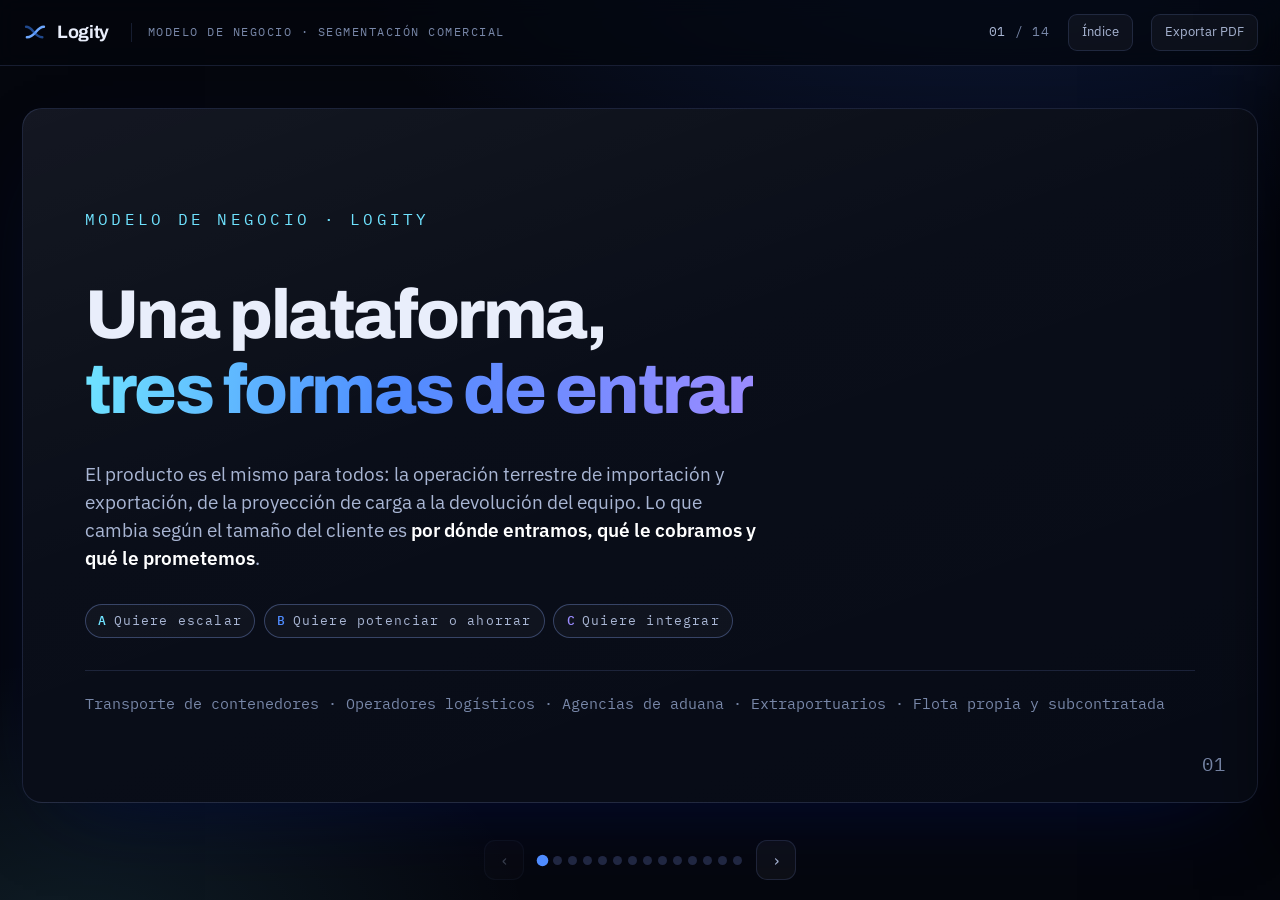
<file: presentacion/modelo-negocio.html>
<!DOCTYPE html>
<html lang="es">
<head>
<meta charset="utf-8" />
<meta name="viewport" content="width=device-width, initial-scale=1" />
</head>
<body>
<title>Logity · Tres formas de entrar</title>
<link rel="stylesheet" href="https://fonts.googleapis.com/css2?family=Archivo:wght@500;600;700;800&family=IBM+Plex+Mono:wght@400;500&family=IBM+Plex+Sans:wght@400;500;600&display=swap" />
<style>
/* =========================================================
   Logity — deck de modelo de negocio
   Identidad tomada de la landing: azul eléctrico sobre negro,
   Archivo (títulos) + IBM Plex Sans (cuerpo) + Plex Mono (datos).
   Mundo visual único y deliberado: todo se pinta explícito.
   ========================================================= */
:root{
  color-scheme: dark;

  --bg:          #04060d;
  --bg-2:        #070b16;
  --surface:     rgba(255,255,255,.038);
  --surface-2:   rgba(255,255,255,.065);
  --line:        rgba(140,170,255,.15);
  --line-2:      rgba(140,170,255,.32);

  --text:        #e9eefb;
  --soft:        #a9b6d4;
  --dim:         #7887a8;

  --blue:        #2f6bff;
  --blue-br:     #4f8cff;
  --cyan:        #6fe3ff;
  --violet:      #9b8bff;

  --ok:          #45d6a5;
  --warn:        #ffb648;

  /* un acento por perfil: la escala fría es la escala de madurez */
  --p1:          #6fe3ff;
  --p2:          #4f8cff;
  --p3:          #9b8bff;

  --ff-d: "Archivo", "Helvetica Neue", Arial, sans-serif;
  --ff-b: "IBM Plex Sans", system-ui, -apple-system, "Segoe UI", sans-serif;
  --ff-m: "IBM Plex Mono", ui-monospace, SFMono-Regular, Menlo, monospace;
}

*,*::before,*::after{ box-sizing:border-box; }
html{ -webkit-text-size-adjust:100%; }
body{
  margin:0;
  background:
    radial-gradient(1100px 620px at 78% -12%, rgba(47,107,255,.20), transparent 62%),
    radial-gradient(760px 460px at 6% 104%, rgba(111,227,255,.10), transparent 60%),
    var(--bg);
  color:var(--text);
  font-family:var(--ff-b);
  font-size:16px;
  line-height:1.6;
  -webkit-font-smoothing:antialiased;
  min-height:100dvh;
}
h1,h2,h3,h4{ font-family:var(--ff-d); margin:0; line-height:1.08; letter-spacing:-.025em; font-weight:700; text-wrap:balance; }
p{ margin:0; }
ul,ol{ margin:0; padding:0; list-style:none; }
strong{ color:#fff; font-weight:600; }
em{ font-style:normal; color:var(--soft); }
button{ font:inherit; color:inherit; }
:focus-visible{ outline:2px solid var(--cyan); outline-offset:3px; border-radius:6px; }

/* ---------- marco de la app ---------- */
.app{ display:flex; flex-direction:column; min-height:100dvh; }

.topbar{
  display:flex; align-items:center; gap:18px;
  padding:14px 22px; border-bottom:1px solid var(--line);
  background:rgba(4,6,13,.72); backdrop-filter:blur(10px);
  position:sticky; top:0; z-index:40;
}
.brand{ display:flex; align-items:center; gap:9px; }
.brand svg{ width:26px; height:26px; display:block; }
.brand b{ font-family:var(--ff-d); font-weight:700; font-size:18px; letter-spacing:-.02em; }
.topbar__meta{
  font-family:var(--ff-m); font-size:11.5px; letter-spacing:.13em; text-transform:uppercase;
  color:var(--dim); margin-left:4px; padding-left:16px; border-left:1px solid var(--line);
}
.topbar__sp{ flex:1; }
.tbtn{
  background:var(--surface); border:1px solid var(--line); color:var(--soft);
  border-radius:9px; padding:7px 13px; font-size:13px; cursor:pointer;
  transition:background .18s, color .18s, border-color .18s;
}
.tbtn:hover{ background:var(--surface-2); color:var(--text); border-color:var(--line-2); }
.count{ font-family:var(--ff-m); font-size:13px; color:var(--soft); letter-spacing:.06em; font-variant-numeric:tabular-nums; }
.count i{ color:var(--dim); font-style:normal; }

/* ---------- escenario 16:9 ---------- */
.deck{ flex:1; display:grid; place-items:center; padding:26px 22px 12px; }
.stage{
  width:min(100%, (100dvh - 176px) * 16 / 9);
  max-width:1360px;
  aspect-ratio:16/9;
  position:relative;
  container-type:size;
}
.slide{
  position:absolute; inset:0;
  display:flex; flex-direction:column;
  padding:4.4cqw 5cqw 3.6cqw;
  border:1px solid var(--line);
  border-radius:20px;
  background:
    linear-gradient(160deg, rgba(255,255,255,.05), rgba(255,255,255,.012) 42%, transparent),
    var(--bg-2);
  box-shadow:0 30px 90px -46px rgba(0,14,70,.95);
  overflow:hidden;
  opacity:0; visibility:hidden; transform:translateY(10px);
  transition:opacity .32s ease, transform .32s ease, visibility .32s;
}
.slide.is-active{ opacity:1; visibility:visible; transform:none; }
/* el número de lámina, en el canto */
.slide::after{
  content:attr(data-n);
  position:absolute; right:2.4cqw; bottom:1.8cqw;
  font-family:var(--ff-m); font-size:1.5cqw; color:var(--dim); letter-spacing:.1em;
}

/* ---------- tipografía dentro de la lámina ---------- */
.eyebrow{
  font-family:var(--ff-m); font-size:1.32cqw; letter-spacing:.2em; text-transform:uppercase;
  color:var(--cyan); margin-bottom:1.1cqw;
}
.eyebrow.is-p1{ color:var(--p1); } .eyebrow.is-p2{ color:var(--p2); } .eyebrow.is-p3{ color:var(--p3); }
.t1{ font-size:5.6cqw; font-weight:800; letter-spacing:-.035em; }
.t2{ font-size:3.25cqw; }
.t3{ font-size:1.95cqw; font-weight:600; }
.lead{ font-size:1.52cqw; color:var(--soft); line-height:1.5; max-width:62ch; }
.body{ font-size:1.36cqw; color:var(--soft); line-height:1.55; }
.mini{ font-size:1.18cqw; color:var(--dim); line-height:1.5; }
.mono{ font-family:var(--ff-m); font-variant-numeric:tabular-nums; }
.grad{ background:linear-gradient(96deg, var(--cyan), var(--blue-br) 46%, var(--violet)); -webkit-background-clip:text; background-clip:text; color:transparent; }
.head{ margin-bottom:2.3cqw; }
.head .lead{ margin-top:1cqw; }

/* ---------- retículas ---------- */
.cols{ display:grid; gap:1.5cqw; }
.c2{ grid-template-columns:repeat(2,1fr); }
.c3{ grid-template-columns:repeat(3,1fr); }
.c4{ grid-template-columns:repeat(4,1fr); }
.fill{ flex:1; align-content:center; }
.split{ display:grid; grid-template-columns:1.05fr 1fr; gap:3.4cqw; flex:1; align-items:start; }

/* ---------- piezas ---------- */
.card{
  border:1px solid var(--line); border-radius:14px; padding:1.6cqw 1.55cqw;
  background:var(--surface); display:flex; flex-direction:column; gap:.8cqw;
}
.card h4{ font-size:1.6cqw; font-weight:600; }
.card p{ font-size:1.24cqw; color:var(--soft); line-height:1.44; }

/* tarjeta de perfil: la barra superior es el código de color del segmento */
.pcard{ position:relative; border-top-width:2px; border-top-color:var(--ac,var(--blue-br)); }
.pcard .tag{
  font-family:var(--ff-m); font-size:1.1cqw; letter-spacing:.16em; text-transform:uppercase; color:var(--ac);
}

.list{ display:flex; flex-direction:column; gap:.8cqw; }
.list li{ font-size:1.32cqw; color:var(--soft); line-height:1.45; padding-left:1.9cqw; position:relative; }
.list li::before{
  content:""; position:absolute; left:0; top:.62cqw;
  width:.62cqw; height:.62cqw; border-radius:50%;
  background:var(--ac,var(--blue-br));
}
.list.is-x li::before{ background:none; content:"×"; color:var(--warn); top:-.05cqw; left:.1cqw; font-size:1.5cqw; line-height:1; }
.list.is-ok li::before{ background:none; content:"✓"; color:var(--ok); top:-.05cqw; left:0; font-size:1.3cqw; line-height:1.2; }

.kv{ display:grid; grid-template-columns:auto 1fr; gap:.7cqw 1.4cqw; align-items:baseline; }
.kv dt{ font-family:var(--ff-m); font-size:1.06cqw; letter-spacing:.12em; text-transform:uppercase; color:var(--dim); white-space:nowrap; }
.kv dd{ margin:0; font-size:1.3cqw; color:var(--text); }

.chip{
  display:inline-flex; align-items:center; gap:.5cqw;
  font-family:var(--ff-m); font-size:1.06cqw; letter-spacing:.09em;
  border:1px solid var(--line-2); border-radius:999px; padding:.42cqw 1cqw; color:var(--soft);
  background:rgba(255,255,255,.03);
}
.chip b{ color:var(--ac,var(--cyan)); font-weight:500; }
.chips{ display:flex; flex-wrap:wrap; gap:.7cqw; }

.stat{ display:flex; flex-direction:column; gap:.35cqw; }
.stat b{ font-family:var(--ff-d); font-size:2.4cqw; font-weight:700; color:var(--ac,var(--text)); letter-spacing:-.03em; line-height:1; }
.stat span{ font-size:1.14cqw; color:var(--dim); }

/* tabla comparativa */
.tblwrap{ overflow-x:auto; flex:1; }
table{ width:100%; border-collapse:collapse; }
th,td{ text-align:left; padding:1.05cqw 1.2cqw; vertical-align:top; font-size:1.16cqw; line-height:1.42; }
thead th{
  font-family:var(--ff-m); font-size:1.04cqw; letter-spacing:.14em; text-transform:uppercase;
  color:var(--dim); border-bottom:1px solid var(--line-2); font-weight:400;
}
thead th.p1{ color:var(--p1); } thead th.p2{ color:var(--p2); } thead th.p3{ color:var(--p3); }
tbody tr{ border-bottom:1px solid var(--line); }
tbody tr:last-child{ border-bottom:0; }
tbody th{
  font-family:var(--ff-m); font-weight:400; font-size:1.02cqw; letter-spacing:.1em; text-transform:uppercase;
  color:var(--dim); white-space:nowrap; width:1%;
}
td{ color:var(--soft); }
td strong{ display:block; color:var(--text); font-weight:600; margin-bottom:.18cqw; }

/* pasos numerados: se usan sólo donde el orden es real */
.steps{ display:grid; grid-template-columns:repeat(4,1fr); gap:1.3cqw; }
.step{ border-top:1px solid var(--line-2); padding-top:1.2cqw; display:flex; flex-direction:column; gap:.55cqw; }
.step .n{ font-family:var(--ff-m); font-size:1.1cqw; color:var(--ac,var(--blue-br)); letter-spacing:.12em; }
.step h4{ font-size:1.5cqw; font-weight:600; }
.step p{ font-size:1.16cqw; color:var(--dim); line-height:1.45; }

/* barra de expansión (land & expand) */
.ladder{ display:flex; align-items:stretch; gap:1cqw; }
.rung{
  flex:1; border:1px solid var(--line); border-radius:12px; padding:1.5cqw;
  background:var(--surface); display:flex; flex-direction:column; gap:.6cqw;
  border-left:2px solid var(--ac);
}
.rung .amt{ font-family:var(--ff-m); font-size:1.1cqw; color:var(--ac); letter-spacing:.1em; }
.arrow{ display:grid; place-items:center; color:var(--dim); font-size:1.6cqw; }

.gains{ margin-top:auto; padding-top:1.6cqw; border-top:1px solid var(--line-2); }

.note{
  border-left:2px solid var(--warn); padding:.5cqw 0 .5cqw 1.2cqw;
  font-size:1.16cqw; color:var(--dim); line-height:1.45;
}

/* portada */
.cover{ justify-content:center; gap:2.6cqw; }
.cover .t1{ max-width:19ch; }
.cover__foot{ display:flex; align-items:center; gap:1.6cqw; border-top:1px solid var(--line); padding-top:1.8cqw; }

/* ---------- controles ---------- */
.controls{
  display:flex; align-items:center; justify-content:center; gap:14px;
  padding:8px 22px 20px;
}
.nbtn{
  width:40px; height:40px; border-radius:11px; cursor:pointer;
  background:var(--surface); border:1px solid var(--line); color:var(--soft);
  display:grid; place-items:center; font-size:17px; line-height:1;
  transition:background .18s, color .18s, border-color .18s;
}
.nbtn:hover:not(:disabled){ background:var(--surface-2); color:#fff; border-color:var(--line-2); }
.nbtn:disabled{ opacity:.3; cursor:not-allowed; }
.dots{ display:flex; gap:6px; }
.dot{
  width:9px; height:9px; padding:0; border-radius:50%; cursor:pointer;
  background:rgba(140,170,255,.22); border:0; transition:background .2s, transform .2s;
}
.dot:hover{ background:rgba(140,170,255,.5); }
.dot.is-on{ background:var(--blue-br); transform:scale(1.28); }

/* índice */
.index{
  position:fixed; inset:0 0 0 auto; width:min(400px,86vw); z-index:60;
  background:var(--bg-2); border-left:1px solid var(--line-2);
  padding:22px; overflow-y:auto;
  box-shadow:-30px 0 80px -40px rgba(0,0,0,.9);
  transform:translateX(100%); transition:transform .28s ease;
}
.index.is-open{ transform:none; }
.index h3{ font-size:14px; font-family:var(--ff-m); font-weight:400; letter-spacing:.16em; text-transform:uppercase; color:var(--dim); margin-bottom:16px; }
.index ol{ display:flex; flex-direction:column; gap:2px; }
.index button{
  width:100%; text-align:left; background:none; border:0; cursor:pointer;
  padding:9px 10px; border-radius:8px; color:var(--soft); font-size:14.5px;
  display:flex; gap:12px; align-items:baseline;
}
.index button:hover{ background:var(--surface); color:var(--text); }
.index button.is-on{ background:var(--surface-2); color:#fff; }
.index button span{ font-family:var(--ff-m); font-size:12px; color:var(--dim); }
.scrim{ position:fixed; inset:0; background:rgba(2,4,10,.66); z-index:55; }
[hidden]{ display:none !important; }

@media (prefers-reduced-motion: reduce){
  *{ transition-duration:.01ms !important; animation-duration:.01ms !important; }
}

/* ---------- móvil: el deck se lee como documento ---------- */
@media (max-width:900px){
  .deck{ padding:16px 14px 30px; }
  .stage{ width:100%; aspect-ratio:auto; container-type:normal; display:flex; flex-direction:column; gap:16px; }
  .slide{
    position:static; opacity:1; visibility:visible; transform:none;
    padding:26px 20px 34px; font-size:15px;
  }
  .slide::after{ right:16px; bottom:12px; font-size:11px; }
  .eyebrow{ font-size:11px; margin-bottom:10px; }
  .t1{ font-size:34px; } .t2{ font-size:25px; } .t3{ font-size:17px; }
  .lead{ font-size:15px; margin-top:10px; } .body{ font-size:14px; } .mini{ font-size:13px; }
  .head{ margin-bottom:20px; }
  .cols{ gap:14px; } .c2,.c3,.c4,.steps,.split,.ladder{ grid-template-columns:1fr; display:grid; }
  .arrow{ display:none; }
  .card{ padding:16px; gap:8px; border-radius:12px; }
  .card h4{ font-size:16px; } .card p{ font-size:14px; }
  .pcard .tag,.chip,.rung .amt,.step .n{ font-size:11.5px; }
  .list li{ font-size:14px; padding-left:18px; }
  .list li::before{ width:6px; height:6px; top:8px; }
  .list.is-x li::before,.list.is-ok li::before{ font-size:14px; top:0; }
  .kv dt{ font-size:11px; } .kv dd{ font-size:14px; }
  .stat b{ font-size:30px; } .stat span{ font-size:12.5px; }
  .step h4{ font-size:16px; } .step p{ font-size:13.5px; }
  .note{ font-size:13px; padding-left:12px; }
  .gains{ margin-top:18px; padding-top:16px; }
  th,td{ font-size:12.5px; padding:9px 10px; } thead th,tbody th{ font-size:11px; }
  .controls{ display:none; }
  .topbar{ padding:11px 14px; gap:10px; }
  .topbar__meta,.count{ display:none; }
}

/* ---------- impresión: una lámina por página apaisada ---------- */
@media print{
  @page{ size:1280px 720px; margin:0; }
  body{ background:#04060d; }
  .topbar,.controls,.index,.scrim{ display:none !important; }
  .deck{ padding:0; display:block; }
  .stage{ width:1280px; max-width:none; aspect-ratio:auto; container-type:normal; display:block; }
  .slide{
    position:static; opacity:1 !important; visibility:visible !important; transform:none !important;
    width:1280px; height:720px; border-radius:0; border:0;
    container-type:size;            /* cada lámina es su propio contenedor: las cqw siguen calzando */
    page-break-after:always; break-after:page;
  }
  .slide:last-child{ page-break-after:auto; break-after:auto; }
}
</style>

<div class="app">

<header class="topbar">
  <span class="brand">
    <svg viewBox="0 0 32 32" fill="none" aria-hidden="true"><path d="M6 22.5c5.4 0 8.3-3.1 11-6.5S22.6 9.5 27 9.5" stroke="#6ea8ff" stroke-width="3" stroke-linecap="round"/><path d="M5 9.5c4.4 0 6.3 2.6 9 6s5.6 7 11 7" stroke="#3b82f6" stroke-width="3" stroke-linecap="round" opacity=".55"/></svg>
    <b>Logity</b>
  </span>
  <span class="topbar__meta">Modelo de negocio · Segmentación comercial</span>
  <span class="topbar__sp"></span>
  <span class="count" id="count" aria-live="polite">01 <i>/ 14</i></span>
  <button class="tbtn" id="btnIndex" aria-expanded="false" aria-controls="index">Índice</button>
  <button class="tbtn" id="btnPrint">Exportar PDF</button>
</header>

<div class="deck">
<div class="stage" id="stage">

<!-- 01 · PORTADA -->
<article class="slide cover is-active" data-n="01" data-title="Portada">
  <p class="eyebrow">Modelo de negocio · Logity</p>
  <h1 class="t1">Una plataforma,<br /><span class="grad">tres formas de entrar</span></h1>
  <p class="lead">El producto es el mismo para todos: la operación terrestre de importación y exportación, de la proyección de carga a la devolución del equipo. Lo que cambia según el tamaño del cliente es <strong>por dónde entramos, qué le cobramos y qué le prometemos</strong>.</p>
  <div class="chips">
    <span class="chip" style="--ac:var(--p1)"><b>A</b> Quiere escalar</span>
    <span class="chip" style="--ac:var(--p2)"><b>B</b> Quiere potenciar o ahorrar</span>
    <span class="chip" style="--ac:var(--p3)"><b>C</b> Quiere integrar</span>
  </div>
  <div class="cover__foot">
    <p class="mini mono">Transporte de contenedores · Operadores logísticos · Agencias de aduana · Extraportuarios · Flota propia y subcontratada</p>
  </div>
</article>

<!-- 02 · QUÉ VENDEMOS -->
<article class="slide" data-n="02" data-title="Qué vendemos, siempre lo mismo">
  <header class="head">
    <p class="eyebrow">Punto de partida</p>
    <h2 class="t2">Lo que vendemos no cambia. Cambia el orden.</h2>
    <p class="lead">Dos ejes sobre la misma información: lo que ven los clientes de nuestro cliente, y lo que mueve su operación.</p>
  </header>

  <div class="cols c2 fill">
    <article class="card pcard" style="--ac:var(--cyan)">
      <span class="tag">Eje 1</span>
      <h4>Portal de clientes</h4>
      <p>El importador o exportador entra y ve su carga: etapa, fechas, documentos y la posición del camión. Es la parte que se muestra en una demo y se entiende sola.</p>
    </article>
    <article class="card pcard" style="--ac:var(--blue-br)">
      <span class="tag">Eje 2</span>
      <h4>La operación</h4>
      <p><strong>Comercial:</strong> tarifas masivas, acuerdos, recargos y margen. <strong>Operacional:</strong> coordinación, sala de control y devoluciones. Es la parte que hace que el cliente no se vaya.</p>
    </article>
  </div>

  <ol class="steps" style="margin-top:2.4cqw">
    <li class="step"><span class="n">01</span><h4>Proyección</h4><p>Volumen comprometido y capacidad de flota, antes de que exista el servicio.</p></li>
    <li class="step"><span class="n">02</span><h4>Coordinación</h4><p>Retiro, camión, chofer, documentos y proveedores, con responsable y fecha.</p></li>
    <li class="step"><span class="n">03</span><h4>En curso</h4><p>Camión en ruta, hitos cumplidos, desvíos y GPS visible para el cliente.</p></li>
    <li class="step"><span class="n">04</span><h4>Finalizado</h4><p>Entrega, devolución del vacío, documentación, costos y margen real.</p></li>
  </ol>
</article>

<!-- 03 · LAS TRES PALANCAS DEL MODELO -->
<article class="slide" data-n="03" data-title="Las tres palancas del modelo">
  <header class="head">
    <p class="eyebrow">El modelo</p>
    <h2 class="t2">Modular, configurable, integrable</h2>
    <p class="lead">Las tres características del producto son, en la práctica, las tres puertas de entrada comerciales. Cada perfil de cliente compra por una distinta.</p>
  </header>

  <div class="cols c3 fill">
    <article class="card pcard" style="--ac:var(--p1)">
      <span class="tag">Palanca 1 · Modular</span>
      <h4>Se contrata lo que aprieta hoy</h4>
      <p>No hay que comprar la plataforma completa para partir. El cliente entra por su dolor más caro y suma módulos cuando el volumen lo pide.</p>
      <p class="mini" style="margin-top:auto">Vende a quien no tiene presupuesto para un proyecto grande.</p>
    </article>
    <article class="card pcard" style="--ac:var(--p2)">
      <span class="tag">Palanca 2 · Configurable</span>
      <h4>Flujos, estados y campos a medida</h4>
      <p>Adaptamos los módulos a su forma de operar en vez de pedirle que cambie su forma de operar. Ahí perdemos contra nadie: el software genérico no lo hace.</p>
      <p class="mini" style="margin-top:auto">Vende a quien ya tiene sistema y no le calza.</p>
    </article>
    <article class="card pcard" style="--ac:var(--p3)">
      <span class="tag">Palanca 3 · Integrable</span>
      <h4>GPS, ERP, API y archivos</h4>
      <p>Convivimos con lo que ya está instalado. Podemos ser la capa que falta en vez del sistema que reemplaza.</p>
      <p class="mini" style="margin-top:auto">Vende a quien jamás va a botar su ERP.</p>
    </article>
  </div>
</article>

<!-- 04 · MAPA DE SEGMENTOS -->
<article class="slide" data-n="04" data-title="Mapa de los tres perfiles">
  <header class="head">
    <p class="eyebrow">Segmentación</p>
    <h2 class="t2">Los tres perfiles, lado a lado</h2>
  </header>

  <div class="tblwrap">
    <table>
      <thead>
        <tr>
          <th></th>
          <th class="p1">A · Quiere escalar</th>
          <th class="p2">B · Quiere potenciar o ahorrar</th>
          <th class="p3">C · Quiere integrar</th>
        </tr>
      </thead>
      <tbody>
        <tr>
          <th scope="row">Perfil</th>
          <td><strong>Operación chica en crecimiento</strong>Flota propia acotada más subcontratistas. Todo pasa por una o dos personas.</td>
          <td><strong>Operación media consolidada</strong>Volumen estable, equipo comercial y de operaciones separados.</td>
          <td><strong>Gran operador o cadena logística</strong>Varias sucursales, TI propio, ERP corporativo.</td>
        </tr>
        <tr>
          <th scope="row">Hoy opera con</th>
          <td>Planillas, WhatsApp y correo. Nada consolidado.</td>
          <td>Un TMS parcial o software genérico caro, más planillas paralelas para lo que el sistema no cubre.</td>
          <td>ERP y sistemas propios que no se van a mover. Procesos formalizados.</td>
        </tr>
        <tr>
          <th scope="row">Lo que le duele</th>
          <td>El cliente llama para preguntar dónde va la carga. No sabe si ganó plata hasta fin de mes.</td>
          <td>Paga licencias por lo que no usa, no tiene portal, las tarifas se cambian a mano y el soporte demora.</td>
          <td>Los cachos de borde: subcontratistas fuera del sistema, GPS de terceros, devoluciones de vacío, documentos sueltos.</td>
        </tr>
        <tr>
          <th scope="row">Entramos por</th>
          <td><strong>Operacional + Portal</strong>Que deje de operar en planillas y el cliente se atienda solo.</td>
          <td><strong>Comercial</strong>Tarifas masivas, acuerdos y margen a la vista. Ahí el ahorro se calcula.</td>
          <td><strong>Integración o módulo puntual</strong>Piloto acotado en una sucursal, ruta o proceso.</td>
        </tr>
        <tr>
          <th scope="row">Cómo se cobra</th>
          <td>Suscripción baja por módulo + usuarios. Implementación liviana.</td>
          <td>Suscripción por módulos + volumen de servicios. Se compara contra lo que ya paga.</td>
          <td>Proyecto de integración + suscripción por conector y por portal. SLA aparte.</td>
        </tr>
        <tr>
          <th scope="row">Ciclo de venta</th>
          <td>Corto. Decide el dueño en la demo.</td>
          <td>Medio. Decide gerencia con el número de ahorro en la mano.</td>
          <td>Largo. Pasa por TI, seguridad y compras.</td>
        </tr>
        <tr>
          <th scope="row">Riesgo principal</th>
          <td>Que no tenga disciplina de datos y abandone la carga inicial.</td>
          <td>Que quede a medias entre dos sistemas y termine con doble digitación.</td>
          <td>Que el piloto quede huérfano cuando cambia la prioridad de TI.</td>
        </tr>
      </tbody>
    </table>
  </div>
</article>

<!-- 05 · PERFIL A -->
<article class="slide" data-n="05" data-title="A · El que quiere escalar">
  <header class="head">
    <p class="eyebrow is-p1">Perfil A · Quiere escalar</p>
    <h2 class="t2">Creció más rápido que sus planillas</h2>
    <p class="lead">Mueve más servicios de los que puede seguir de memoria, pero todavía no tiene sistema. Cada camión nuevo le agrega trabajo administrativo, no capacidad.</p>
  </header>

  <div class="split" style="--ac:var(--p1)">
    <div>
      <h3 class="t3" style="margin-bottom:1.3cqw">Cómo lo reconoces en la primera reunión</h3>
      <ul class="list">
        <li>La programación del día vive en una planilla que edita una sola persona.</li>
        <li>El estado de la carga se responde por WhatsApp, camión por camión.</li>
        <li>Las tarifas están en un correo o en la cabeza del dueño.</li>
        <li>El margen del mes se sabe cuando la contadora cierra, tres semanas después.</li>
        <li>Nadie sabe cuántos vacíos están pendientes de devolución hasta que llega el cobro por estadía.</li>
      </ul>
    </div>
    <div>
      <h3 class="t3" style="margin-bottom:1.3cqw">Qué le vendemos</h3>
      <ul class="list is-ok">
        <li><strong>Operacional:</strong> coordinación y sala de control, para que la operación deje de depender de una persona.</li>
        <li><strong>Portal de clientes:</strong> el argumento comercial que él no tiene y su competencia tampoco.</li>
        <li><strong>Links de GPS automáticos</strong> asociados al servicio, sin copiar y pegar.</li>
      </ul>
      <div class="note" style="margin-top:1.6cqw">No le vendemos el módulo comercial completo en la primera etapa: encarece la entrada y todavía no lo necesita. Queda como el primer upsell natural.</div>
    </div>
  </div>
</article>

<!-- 06 · PERFIL A · OFERTA -->
<article class="slide" data-n="06" data-title="A · La oferta y el arranque">
  <header class="head">
    <p class="eyebrow is-p1">Perfil A · La oferta</p>
    <h2 class="t2">Entrada barata, operando en semanas</h2>
    <p class="lead">La promesa no es "digitalizarse". Es que pueda tomar más carga sin contratar a otra persona para coordinar.</p>
  </header>

  <div class="cols c3" style="--ac:var(--p1); margin-bottom:1.8cqw">
    <div class="card">
      <h4>Paquete Núcleo</h4>
      <p>Operacional + Portal de clientes. Usuarios acotados, módulos comercial e integraciones desactivados.</p>
    </div>
    <div class="card">
      <h4>Implementación liviana</h4>
      <p>Configuración de sus estados, sus rutas y sus tipos de equipo. Carga inicial de clientes y tarifas vigentes.</p>
    </div>
    <div class="card">
      <h4>Cobro</h4>
      <p>Suscripción mensual baja por módulo, con tope de usuarios. Setup único, acotado y visible en la propuesta.</p>
    </div>
  </div>

  <ol class="steps" style="--ac:var(--p1)">
    <li class="step"><span class="n">Semana 1</span><h4>Configuración</h4><p>Estados, rutas, equipos y usuarios sobre su forma real de operar.</p></li>
    <li class="step"><span class="n">Semana 2</span><h4>Carga de datos</h4><p>Clientes, tarifas vigentes y servicios abiertos.</p></li>
    <li class="step"><span class="n">Semana 3</span><h4>Operación en paralelo</h4><p>Su planilla sigue viva mientras el equipo toma confianza.</p></li>
    <li class="step"><span class="n">Semana 4</span><h4>Portal arriba</h4><p>Se abre el acceso a sus dos o tres clientes más ruidosos primero.</p></li>
  </ol>

  <div class="gains" style="--ac:var(--p1)">
    <p class="eyebrow is-p1" style="margin-bottom:1.1cqw">Lo que cambia cuando termina el mes 1</p>
    <div class="cols c4">
    <div class="stat"><b>–1</b><span>persona menos coordinando por teléfono</span></div>
    <div class="stat"><b>0</b><span>planillas paralelas al cerrar el mes</span></div>
    <div class="stat"><b>24/7</b><span>estado de la carga sin llamar</span></div>
    <div class="stat"><b>Mensual</b><span>margen por servicio, no al cierre</span></div>
    </div>
  </div>
</article>

<!-- 07 · PERFIL B -->
<article class="slide" data-n="07" data-title="B · El que quiere potenciar o ahorrar">
  <header class="head">
    <p class="eyebrow is-p2">Perfil B · Quiere potenciar o ahorrar</p>
    <h2 class="t2">Ya tiene software. Le queda chico o le queda caro.</h2>
    <p class="lead">Este cliente no compra "un sistema": ya tiene uno. Compra lo que su sistema no hace, o el mismo resultado por menos plata. La conversación es de funcionalidades y de costo, no de digitalización.</p>
  </header>

  <div class="split" style="--ac:var(--p2)">
    <div>
      <h3 class="t3" style="margin-bottom:1.3cqw">Lo que su sistema actual no le resuelve</h3>
      <ul class="list is-x">
        <li>Cambiar cientos de tarifas por ruta, equipo y vigencia sin hacerlo una por una.</li>
        <li>Acuerdos comerciales con recargos —estadía, porteo, falso flete— vigentes al momento de cotizar.</li>
        <li>Un portal propio para sus clientes; hoy manda estados por correo.</li>
        <li>El GPS del camión vinculado al servicio, no en otra pestaña.</li>
        <li>Margen por servicio, cliente, ejecutivo y ruta durante el mes.</li>
        <li>Cambios de flujo sin esperar la próxima versión del proveedor.</li>
      </ul>
    </div>
    <div>
      <h3 class="t3" style="margin-bottom:1.3cqw">Las dos jugadas posibles</h3>
      <div class="card" style="margin-bottom:1.2cqw">
        <h4>Reemplazo</h4>
        <p>Si su sistema es genérico y caro, migramos y el argumento es el ahorro neto contra lo que paga hoy en licencias, soporte y horas de desarrollo.</p>
      </div>
      <div class="card">
        <h4>Convivencia</h4>
        <p>Si su sistema es el ERP contable y funciona, tomamos sólo la operación y el comercial, y le devolvemos costos e ingresos por API. Nadie pierde su sistema.</p>
      </div>
    </div>
  </div>
</article>

<!-- 08 · PERFIL B · EL NÚMERO -->
<article class="slide" data-n="08" data-title="B · Cómo se arma el número">
  <header class="head">
    <p class="eyebrow is-p2">Perfil B · La propuesta</p>
    <h2 class="t2">Aquí se vende con una planilla, no con una demo</h2>
    <p class="lead">La demo abre la puerta; el cierre es el cuadro de costo actual contra costo con Logity. Hay que pedir los números en la primera reunión.</p>
  </header>

  <div class="split" style="--ac:var(--p2)">
    <div>
      <h3 class="t3" style="margin-bottom:1.3cqw">Qué sumamos del lado del costo actual</h3>
      <dl class="kv">
        <dt>Licencias</dt><dd>Valor mensual por usuario y módulos que sí usa</dd>
        <dt>Soporte</dt><dd>Contrato de mantención y bolsas de horas</dd>
        <dt>Desarrollos</dt><dd>Lo que le cobran por cada cambio de flujo</dd>
        <dt>Terceros</dt><dd>Plataforma de GPS, herramientas de seguimiento, licencias de planillas</dd>
        <dt>Horas</dt><dd>Tiempo del equipo en digitación doble y en responder consultas</dd>
      </dl>
      <div class="note" style="margin-top:1.4cqw">Los montos se completan con los datos reales del prospecto: el cliente conoce su factura mejor que nosotros.</div>
    </div>
    <div>
      <h3 class="t3" style="margin-bottom:1.3cqw">Qué ofrecemos a cambio</h3>
      <ul class="list is-ok">
        <li><strong>Módulo comercial completo</strong> — tarifas masivas, acuerdos, análisis de venta y trazabilidad de quién cambió qué.</li>
        <li><strong>Portal incluido</strong>, no como extra que se cotiza aparte.</li>
        <li><strong>Configuración de flujos</strong> dentro del servicio, sin cobrar cada cambio como proyecto.</li>
        <li><strong>Migración</strong> de clientes, tarifas y servicios abiertos.</li>
        <li><strong>Convivencia con el ERP</strong> por API o archivos, si decide no reemplazarlo.</li>
      </ul>
      <div class="chips" style="margin-top:1.6cqw">
        <span class="chip" style="--ac:var(--p2)">Primer módulo: <b>Comercial</b></span>
        <span class="chip" style="--ac:var(--p2)">Upsell: <b>Operacional + Sala de control</b></span>
      </div>
    </div>
  </div>
</article>

<!-- 09 · PERFIL C -->
<article class="slide" data-n="09" data-title="C · El que quiere integrar">
  <header class="head">
    <p class="eyebrow is-p3">Perfil C · Quiere integrar</p>
    <h2 class="t2">No venimos a reemplazar su ERP. Venimos a tapar los hoyos.</h2>
    <p class="lead">Ya tiene sistemas, TI y proveedores. Proponerle un cambio de plataforma es perder la reunión: la venta es por el borde, lo que su sistema corporativo nunca va a cubrir bien.</p>
  </header>

  <div class="cols c3 fill" style="--ac:var(--p3)">
    <article class="card pcard" style="--ac:var(--p3)">
      <span class="tag">Modo 1</span>
      <h4>Capa de visibilidad</h4>
      <p>Su data sigue en su sistema. Logity aporta el portal para sus clientes y el seguimiento del camión, alimentado por API.</p>
      <p class="mini" style="margin-top:auto">Se vende al área comercial: es cara al cliente final.</p>
    </article>
    <article class="card pcard" style="--ac:var(--p3)">
      <span class="tag">Modo 2</span>
      <h4>Módulo puntual</h4>
      <p>Tomamos un proceso completo que su ERP hace mal: tarifas masivas, control de devoluciones de vacío, coordinación de subcontratistas.</p>
      <p class="mini" style="margin-top:auto">Se vende a operaciones: resuelve un cacho concreto y medible.</p>
    </article>
    <article class="card pcard" style="--ac:var(--p3)">
      <span class="tag">Modo 3</span>
      <h4>Integración entre partes</h4>
      <p>Quedamos en medio de sus sistemas, sus proveedores GPS y sus transportistas externos, normalizando datos y documentos.</p>
      <p class="mini" style="margin-top:auto">Se vende a TI: les saca trabajo de encima en vez de agregarles otro proyecto.</p>
    </article>
  </div>

  <div class="note" style="margin-top:1.5cqw">Los cachos que más se repiten aquí: el subcontratista que no está en ningún sistema, el GPS que es de otra empresa, la devolución del vacío que aparece cuando ya corrió la estadía, y el cliente final que pide estado por teléfono.</div>
</article>

<!-- 10 · PERFIL C · CÓMO SE ENTRA -->
<article class="slide" data-n="10" data-title="C · Piloto, gobernanza y cobro">
  <header class="head">
    <p class="eyebrow is-p3">Perfil C · Cómo se entra</p>
    <h2 class="t2">Piloto acotado, con dueño y con fecha</h2>
    <p class="lead">En este perfil la venta grande se pierde por falta de foco. El objetivo de la primera propuesta no es la cuenta completa: es un piloto que no se pueda discutir.</p>
  </header>

  <div class="split" style="--ac:var(--p3)">
    <div>
      <h3 class="t3" style="margin-bottom:1.3cqw">Cómo se arma el piloto</h3>
      <ul class="list">
        <li><strong>Un alcance:</strong> una sucursal, un cliente grande o una ruta.</li>
        <li><strong>Un dueño del lado del cliente,</strong> con nombre y con tiempo asignado.</li>
        <li><strong>Un indicador acordado antes de partir:</strong> consultas al ejecutivo, días de devolución de vacío, servicios sin documentación.</li>
        <li><strong>Una fecha de evaluación</strong> y qué pasa si el número se cumple.</li>
      </ul>
      <h3 class="t3" style="margin:1.6cqw 0 1cqw">Lo que TI va a preguntar</h3>
      <p class="body">Ambientes, accesos por empresa, manejo de datos, formato de intercambio —API o archivos— y quién responde cuando algo falla. Conviene llevarlo resuelto a la reunión técnica.</p>
    </div>
    <div>
      <h3 class="t3" style="margin-bottom:1.3cqw">Estructura de cobro</h3>
      <dl class="kv">
        <dt>Proyecto</dt><dd>Integración y configuración inicial, pagada una vez</dd>
        <dt>Suscripción</dt><dd>Por módulo activo y por conector en producción</dd>
        <dt>Portal</dt><dd>Según empresas y usuarios con acceso</dd>
        <dt>Soporte</dt><dd>Nivel de servicio acordado, aparte de la suscripción</dd>
        <dt>Cambios</dt><dd>Bolsa de horas de configuración, con saldo visible</dd>
      </dl>
      <div class="note" style="margin-top:1.4cqw">Ticket más alto y ciclo más largo: hay que dimensionar el esfuerzo comercial para que no consuma el tiempo que sostiene a los perfiles A y B.</div>
    </div>
  </div>
</article>

<!-- 11 · LAND & EXPAND -->
<article class="slide" data-n="11" data-title="La ruta de expansión">
  <header class="head">
    <p class="eyebrow">Crecimiento de la cuenta</p>
    <h2 class="t2">Entramos por un módulo y crecemos con la operación</h2>
    <p class="lead">El mismo cliente cambia de perfil con el tiempo. La entrada barata del perfil A se convierte en una cuenta de perfil B en dos o tres años, si el producto acompañó el crecimiento.</p>
  </header>

  <div class="ladder fill">
    <div class="rung" style="--ac:var(--p1)">
      <span class="amt">Entrada</span>
      <h3 class="t3">Un módulo</h3>
      <p class="body">Operacional o Comercial, según el dolor. Pocos usuarios, implementación corta.</p>
    </div>
    <div class="arrow" aria-hidden="true">→</div>
    <div class="rung" style="--ac:var(--p2)">
      <span class="amt">Expansión 1</span>
      <h3 class="t3">Más usuarios</h3>
      <p class="body">Entra el resto del equipo comercial y de operaciones. Sube el consumo sin nueva venta.</p>
    </div>
    <div class="arrow" aria-hidden="true">→</div>
    <div class="rung" style="--ac:var(--p2)">
      <span class="amt">Expansión 2</span>
      <h3 class="t3">El otro eje</h3>
      <p class="body">Quien entró por operación suma comercial, y al revés. Aquí aparece el margen a la vista.</p>
    </div>
    <div class="arrow" aria-hidden="true">→</div>
    <div class="rung" style="--ac:var(--p3)">
      <span class="amt">Expansión 3</span>
      <h3 class="t3">Integraciones</h3>
      <p class="body">GPS, ERP y API. Cada conector es recurrencia nueva y, sobre todo, cuesta más irse.</p>
    </div>
  </div>

  <div class="note" style="margin-top:2.2cqw">La conexión con embarcadoras, hoy en desarrollo, es la próxima palanca de expansión: cuando el portal muestre también el tramo marítimo, el argumento sube de "seguimiento del camión" a "flujo global de la carga" en los tres perfiles.</div>
</article>

<!-- 12 · ESTRUCTURA DE PRECIOS -->
<article class="slide" data-n="12" data-title="Estructura de precios">
  <header class="head">
    <p class="eyebrow">Comercial</p>
    <h2 class="t2">Cinco componentes, tres combinaciones</h2>
    <p class="lead">El precio se arma siempre con las mismas piezas. Lo que cambia entre perfiles es cuáles se activan y cuál pesa más en la propuesta.</p>
  </header>

  <div class="tblwrap">
    <table>
      <thead>
        <tr>
          <th>Componente</th>
          <th class="p1">A · Escalar</th>
          <th class="p2">B · Potenciar</th>
          <th class="p3">C · Integrar</th>
        </tr>
      </thead>
      <tbody>
        <tr><th scope="row">Implementación</th><td>Liviana, monto acotado</td><td>Media, incluye migración de datos</td><td>Proyecto: es la parte más pesada</td></tr>
        <tr><th scope="row">Suscripción por módulo</th><td>Uno o dos módulos</td><td>Plataforma completa</td><td>Sólo los módulos del alcance</td></tr>
        <tr><th scope="row">Usuarios</th><td>Tope bajo, crece con la operación</td><td>Por equipo, con tramos</td><td>Por sucursal o unidad de negocio</td></tr>
        <tr><th scope="row">Volumen de servicios</th><td>No aplica al inicio</td><td>Tramos mensuales</td><td>Definido en el contrato marco</td></tr>
        <tr><th scope="row">Integraciones</th><td>Sólo GPS</td><td>GPS y ERP</td><td>Por conector en producción, más SLA</td></tr>
        <tr><th scope="row">Peso del ticket</th><td><strong>Recurrencia baja, volumen alto de cuentas</strong>El negocio es la cantidad y la renovación.</td><td><strong>Recurrencia media, cuentas estables</strong>El negocio es el reemplazo y la expansión.</td><td><strong>Proyecto alto, recurrencia por conector</strong>El negocio es la permanencia.</td></tr>
      </tbody>
    </table>
  </div>

  <div class="note" style="margin-top:1.8cqw">Los montos de cada componente se definen en la lista de precios interna y no van en esta presentación: lo que se muestra al cliente es la estructura, para que entienda por qué su propuesta se ve distinta a la del vecino.</div>
</article>

<!-- 13 · OBJECIONES -->
<article class="slide" data-n="13" data-title="Objeciones y respuestas">
  <header class="head">
    <p class="eyebrow">Guion de venta</p>
    <h2 class="t2">La objeción que trae cada perfil</h2>
    <p class="lead">Son distintas y se contestan distinto. Contestar la de A cuando el que está al frente es C es la forma más rápida de perder la reunión.</p>
  </header>

  <div class="cols c3 fill">
    <article class="card pcard" style="--ac:var(--p1)">
      <span class="tag">A · Escalar</span>
      <h4>"Somos chicos, todavía no necesitamos un sistema."</h4>
      <p>Se parte por un módulo y se activa el resto cuando el volumen lo pida. La pregunta de vuelta: cuántas horas al día se van respondiendo dónde va la carga, y qué pasa el día que el que sabe todo se enferma.</p>
    </article>
    <article class="card pcard" style="--ac:var(--p2)">
      <span class="tag">B · Potenciar</span>
      <h4>"Ya invertimos en el sistema que tenemos."</h4>
      <p>No pedimos botarlo: convivimos con él por API. Y si conviene reemplazarlo, el número es lo que paga hoy en licencias, soporte y desarrollos contra lo que pagaría con nosotros, con el portal incluido.</p>
    </article>
    <article class="card pcard" style="--ac:var(--p3)">
      <span class="tag">C · Integrar</span>
      <h4>"Esto tiene que pasar por TI y no hay capacidad este año."</h4>
      <p>Por eso el alcance es un piloto en una sucursal o una ruta, con un indicador acordado y una fecha. No hay migración corporativa ni cambio de ERP sobre la mesa.</p>
    </article>
  </div>

  <div class="cols c3" style="margin-top:1.9cqw">
    <p class="mini"><strong>También aparece:</strong> "¿y si crecemos?" — se suman módulos y usuarios sin cambiar de plataforma.</p>
    <p class="mini"><strong>También aparece:</strong> "¿migran mis datos?" — clientes, tarifas vigentes y servicios abiertos.</p>
    <p class="mini"><strong>También aparece:</strong> "¿y el tramo marítimo?" — hoy gestionamos el terrestre; la conexión con embarcadoras está en desarrollo.</p>
  </div>
</article>

<!-- 14 · CIERRE -->
<article class="slide" data-n="14" data-title="Cómo calificar y qué sigue">
  <header class="head">
    <p class="eyebrow">Próximo paso</p>
    <h2 class="t2">Cuatro preguntas y ya sabes qué propuesta armar</h2>
    <p class="lead">Se hacen en los primeros diez minutos de la demo. Definen el perfil, el módulo de entrada y la forma del precio.</p>
  </header>

  <ol class="steps" style="margin-bottom:1.9cqw">
    <li class="step" style="--ac:var(--cyan)"><span class="n">Pregunta 1</span><h4>¿Con qué operan hoy?</h4><p>Planilla, sistema propio, TMS de mercado o ERP corporativo.</p></li>
    <li class="step" style="--ac:var(--cyan)"><span class="n">Pregunta 2</span><h4>¿Cuántos servicios al mes?</h4><p>Y cuántas personas los coordinan. Ahí sale el tamaño real.</p></li>
    <li class="step" style="--ac:var(--cyan)"><span class="n">Pregunta 3</span><h4>¿Qué es lo que más les duele?</h4><p>Las llamadas de clientes, las tarifas, el margen o las devoluciones.</p></li>
    <li class="step" style="--ac:var(--cyan)"><span class="n">Pregunta 4</span><h4>¿Quién firma?</h4><p>El dueño, la gerencia con un número, o un comité con TI adentro.</p></li>
  </ol>

  <div class="cols c3 fill">
    <div class="card pcard" style="--ac:var(--p1)"><span class="tag">Si responde planilla</span><h4>Perfil A</h4><p>Demo del portal y del operacional. Propuesta de paquete Núcleo en la misma semana.</p></div>
    <div class="card pcard" style="--ac:var(--p2)"><span class="tag">Si responde sistema que le queda corto</span><h4>Perfil B</h4><p>Demo del comercial. Se piden los costos actuales y se vuelve con el cuadro comparativo.</p></div>
    <div class="card pcard" style="--ac:var(--p3)"><span class="tag">Si responde ERP y comité</span><h4>Perfil C</h4><p>Se acota un piloto con dueño, indicador y fecha antes de hablar de plataforma.</p></div>
  </div>
</article>

</div><!-- /stage -->
</div><!-- /deck -->

<nav class="controls" aria-label="Navegación de láminas">
  <button class="nbtn" id="prev" aria-label="Lámina anterior">‹</button>
  <div class="dots" id="dots"></div>
  <button class="nbtn" id="next" aria-label="Lámina siguiente">›</button>
</nav>

</div><!-- /app -->

<div class="scrim" id="scrim" hidden></div>
<aside class="index" id="index" aria-label="Índice de láminas">
  <h3>Índice</h3>
  <ol id="indexList"></ol>
</aside>

<script>
(function(){
  var slides  = Array.prototype.slice.call(document.querySelectorAll('.slide'));
  var dots    = document.getElementById('dots');
  var list    = document.getElementById('indexList');
  var count   = document.getElementById('count');
  var prev    = document.getElementById('prev');
  var next    = document.getElementById('next');
  var index   = document.getElementById('index');
  var scrim   = document.getElementById('scrim');
  var btnIdx  = document.getElementById('btnIndex');
  var mobile  = window.matchMedia('(max-width: 900px)');
  var i = 0;

  function pad(n){ return (n < 10 ? '0' : '') + n; }

  slides.forEach(function(s, n){
    var d = document.createElement('button');
    d.className = 'dot';
    d.type = 'button';
    d.setAttribute('aria-label', 'Ir a la lámina ' + (n + 1));
    d.addEventListener('click', function(){ go(n); });
    dots.appendChild(d);

    var li = document.createElement('li');
    var b  = document.createElement('button');
    b.type = 'button';
    b.innerHTML = '<span>' + pad(n + 1) + '</span>' + (s.dataset.title || '');
    b.addEventListener('click', function(){ go(n); closeIndex(); });
    li.appendChild(b);
    list.appendChild(li);
  });

  var dotEls  = Array.prototype.slice.call(dots.children);
  var listEls = Array.prototype.slice.call(list.querySelectorAll('button'));

  function paint(){
    slides.forEach(function(s, n){ s.classList.toggle('is-active', n === i); });
    dotEls.forEach(function(d, n){ d.classList.toggle('is-on', n === i); });
    listEls.forEach(function(b, n){ b.classList.toggle('is-on', n === i); });
    count.innerHTML = pad(i + 1) + ' <i>/ ' + pad(slides.length) + '</i>';
    prev.disabled = (i === 0);
    next.disabled = (i === slides.length - 1);
  }

  function go(n, skipHash){
    if (n < 0 || n > slides.length - 1) return;
    i = n;
    if (mobile.matches){
      slides[i].scrollIntoView({ behavior: 'smooth', block: 'start' });
      listEls.forEach(function(b, k){ b.classList.toggle('is-on', k === i); });
      return;
    }
    paint();
    if (!skipHash && history.replaceState) history.replaceState(null, '', '#' + (i + 1));
  }

  function openIndex(){ index.classList.add('is-open'); scrim.hidden = false; btnIdx.setAttribute('aria-expanded','true'); }
  function closeIndex(){ index.classList.remove('is-open'); scrim.hidden = true; btnIdx.setAttribute('aria-expanded','false'); }

  prev.addEventListener('click', function(){ go(i - 1); });
  next.addEventListener('click', function(){ go(i + 1); });
  btnIdx.addEventListener('click', function(){ index.classList.contains('is-open') ? closeIndex() : openIndex(); });
  scrim.addEventListener('click', closeIndex);
  document.getElementById('btnPrint').addEventListener('click', function(){ window.print(); });

  document.addEventListener('keydown', function(e){
    if (e.key === 'Escape') return closeIndex();
    if (mobile.matches) return;
    if (e.key === 'ArrowRight' || e.key === 'PageDown' || e.key === ' ') { e.preventDefault(); go(i + 1); }
    else if (e.key === 'ArrowLeft' || e.key === 'PageUp') { e.preventDefault(); go(i - 1); }
    else if (e.key === 'Home') { e.preventDefault(); go(0); }
    else if (e.key === 'End')  { e.preventDefault(); go(slides.length - 1); }
  });

  // deslizar en pantallas táctiles
  var x0 = null;
  document.addEventListener('touchstart', function(e){ x0 = e.changedTouches[0].clientX; }, { passive:true });
  document.addEventListener('touchend', function(e){
    if (x0 === null || mobile.matches) return;
    var dx = e.changedTouches[0].clientX - x0;
    if (Math.abs(dx) > 60) go(dx < 0 ? i + 1 : i - 1);
    x0 = null;
  }, { passive:true });

  var start = parseInt((location.hash || '').replace('#',''), 10);
  if (start > 0 && start <= slides.length) i = start - 1;
  if (!mobile.matches) paint(); else { paint(); slides.forEach(function(s){ s.classList.add('is-active'); }); }
  mobile.addEventListener('change', function(){
    if (mobile.matches) slides.forEach(function(s){ s.classList.add('is-active'); });
    else paint();
  });
})();
</script>
</body>
</html>
</file>
<file: styles.css>
/* ---------- tipografías (self-hosted, sin dependencias externas) ----------
   Archivo: grotesca de señalética — títulos.
   IBM Plex Sans: cuerpo, legible en pantallas densas de operación.
   IBM Plex Mono: datos operativos (tarifas, folios, KPIs).
   -------------------------------------------------------------------- */
@font-face{
  font-family:'Archivo'; font-style:normal; font-weight:400 800; font-display:swap;
  src:url(assets/fonts/Archivo-var.woff2) format('woff2');
  unicode-range:U+0000-00FF, U+0131, U+0152-0153, U+02BB-02BC, U+02C6, U+02DA, U+02DC, U+0304, U+0308, U+0329, U+2000-206F, U+20AC, U+2122, U+2191, U+2193, U+2212, U+2215, U+FEFF, U+FFFD;
}
@font-face{
  font-family:'IBM Plex Sans VF'; font-style:normal; font-weight:100 700; font-display:swap;
  src:url(assets/fonts/IBMPlexSans-var.woff2) format('woff2');
  unicode-range:U+0000-00FF, U+0131, U+0152-0153, U+02BB-02BC, U+02C6, U+02DA, U+02DC, U+0304, U+0308, U+0329, U+2000-206F, U+20AC, U+2122, U+2191, U+2193, U+2212, U+2215, U+FEFF, U+FFFD;
}
@font-face{
  font-family:'IBM Plex Mono'; font-style:normal; font-weight:400; font-display:swap;
  src:url(assets/fonts/IBMPlexMono-400.woff2) format('woff2');
  unicode-range:U+0000-00FF, U+0131, U+0152-0153, U+02BB-02BC, U+02C6, U+02DA, U+02DC, U+0304, U+0308, U+0329, U+2000-206F, U+20AC, U+2122, U+2191, U+2193, U+2212, U+2215, U+FEFF, U+FFFD;
}
@font-face{
  font-family:'IBM Plex Mono'; font-style:normal; font-weight:500; font-display:swap;
  src:url(assets/fonts/IBMPlexMono-500.woff2) format('woff2');
  unicode-range:U+0000-00FF, U+0131, U+0152-0153, U+02BB-02BC, U+02C6, U+02DA, U+02DC, U+0304, U+0308, U+0329, U+2000-206F, U+20AC, U+2122, U+2191, U+2193, U+2212, U+2215, U+FEFF, U+FFFD;
}

/* =========================================================
   Logity — landing page
   Paleta tomada del video hero: azul eléctrico sobre negro
   ========================================================= */

:root{
  --bg:            #04060d;
  --bg-alt:        #070b16;
  --surface:       rgba(255,255,255,.035);
  --surface-2:     rgba(255,255,255,.06);
  --line:          rgba(140,170,255,.14);
  --line-strong:   rgba(140,170,255,.28);

  --text:          #e9eefb;
  --text-soft:     #a9b6d4;
  --text-dim:      #7887a8;

  --blue:          #2f6bff;
  --blue-bright:   #4f8cff;
  --blue-light:    #8fc0ff;
  --cyan:          #6fe3ff;
  --violet:        #6c5cff;

  --ok:            #45d6a5;
  --warn:          #ffb648;
  --danger:        #ff6b6b;

  --radius:        18px;
  --radius-sm:     12px;
  --radius-lg:     26px;

  --shadow:        0 24px 70px -30px rgba(0,10,60,.9);
  --glow:          0 0 60px -12px rgba(47,107,255,.55);

  --maxw:          1180px;
  --ff-display:    "Archivo", "Helvetica Neue", Arial, sans-serif;
  --ff-body:       "IBM Plex Sans VF", "IBM Plex Sans", system-ui, -apple-system, "Segoe UI", sans-serif;
  --ff-mono:       "IBM Plex Mono", ui-monospace, SFMono-Regular, Menlo, monospace;
}

*,*::before,*::after{ box-sizing:border-box; }

html{ scroll-behavior:smooth; scroll-padding-top:90px; -webkit-text-size-adjust:100%; }

body{
  margin:0;
  font-family:var(--ff-body);
  font-size:16px;
  line-height:1.65;
  color:var(--text);
  background:var(--bg);
  overflow-x:hidden;
  -webkit-font-smoothing:antialiased;
}

img,svg,video{ max-width:100%; display:block; }

a{ color:inherit; text-decoration:none; }

h1,h2,h3,h4{ font-family:var(--ff-display); line-height:1.12; margin:0; letter-spacing:-.025em; font-weight:600; text-wrap:balance; }

p{ margin:0 0 1rem; }

strong{ color:#fff; font-weight:600; }

::selection{ background:rgba(47,107,255,.45); color:#fff; }

.skip-link{
  position:absolute; left:-9999px; top:0; z-index:200;
  background:var(--blue); color:#fff; padding:.7rem 1.1rem; border-radius:0 0 10px 0;
}
.skip-link:focus{ left:0; }

:focus-visible{ outline:2px solid var(--blue-bright); outline-offset:3px; border-radius:6px; }

/* ---------- layout ---------- */
.container{ width:100%; max-width:var(--maxw); margin-inline:auto; padding-inline:24px; }
.container--narrow{ max-width:820px; }

.section{ padding:clamp(72px,9vw,124px) 0; position:relative; }
.section--alt{ background:
    radial-gradient(1000px 500px at 80% -10%, rgba(47,107,255,.10), transparent 60%),
    var(--bg-alt);
  border-block:1px solid var(--line);
}

.section__head{ max-width:720px; margin-bottom:clamp(36px,5vw,60px); }
.section__sub{ color:var(--text-soft); font-size:1.06rem; margin:0; }

.eyebrow{
  font-family:var(--ff-mono);
  font-size:.74rem; letter-spacing:.14em; text-transform:uppercase;
  color:var(--blue-light); margin:0 0 .9rem;
  display:flex; align-items:center; gap:.6rem;
}
.eyebrow::before{
  content:""; width:26px; height:1px;
  background:linear-gradient(90deg,var(--blue),transparent);
}

.h2{ font-size:clamp(1.75rem,3.4vw,2.65rem); margin-bottom:1rem; }
.h3{ font-size:clamp(1.2rem,2vw,1.5rem); margin-bottom:.7rem; }
.h3.mt{ margin-top:2.4rem; }

.lead{ color:var(--text-soft); font-size:1.05rem; }

/* Color sólido a propósito: el degradado con background-clip:text se corta
   en la última letra cuando el texto salta de línea (Chromium). */
.grad{ color:#8fd6ff; text-shadow:0 0 34px rgba(111,227,255,.28); }

.card{
  background:linear-gradient(180deg,var(--surface-2),var(--surface));
  border:1px solid var(--line);
  border-radius:var(--radius-lg);
  box-shadow:var(--shadow);
  backdrop-filter:blur(10px);
}

/* ---------- buttons ---------- */
.btn{
  --btn-bg:transparent;
  display:inline-flex; align-items:center; justify-content:center; gap:.5rem;
  font-family:var(--ff-display); font-weight:600; font-size:.95rem;
  padding:.85rem 1.5rem; border-radius:999px; border:1px solid transparent;
  cursor:pointer; transition:transform .18s ease, box-shadow .25s ease, background .25s ease, border-color .25s ease;
  white-space:nowrap;
}
.btn--lg{ padding:1.02rem 1.9rem; font-size:1rem; }
.btn--sm{ padding:.6rem 1.1rem; font-size:.86rem; }
.btn--block{ width:100%; }

.btn--primary{
  background:linear-gradient(120deg,var(--blue) 0%,var(--blue-bright) 55%,#7aa8ff 100%);
  color:#fff; box-shadow:0 14px 34px -14px rgba(47,107,255,.9);
}
.btn--primary:hover{ transform:translateY(-2px); box-shadow:0 20px 44px -14px rgba(79,140,255,1); }

.btn--ghost{
  background:rgba(255,255,255,.04); color:var(--text);
  border-color:var(--line-strong); backdrop-filter:blur(8px);
}
.btn--ghost:hover{ background:rgba(255,255,255,.09); transform:translateY(-2px); }

.link-arrow{
  font-family:var(--ff-display); font-weight:600; font-size:.94rem;
  color:var(--blue-light); display:inline-flex; align-items:center; gap:.45rem;
}
.link-arrow span{ transition:transform .2s ease; }
.link-arrow:hover span{ transform:translateX(4px); }

/* ---------- nav ---------- */
.nav{
  position:fixed; inset:0 0 auto 0; z-index:100;
  transition:background .3s ease, border-color .3s ease, backdrop-filter .3s ease;
  border-bottom:1px solid transparent;
}
.nav.is-stuck{
  background:rgba(4,6,13,.82);
  backdrop-filter:blur(16px) saturate(140%);
  border-bottom-color:var(--line);
}
.nav__inner{ display:flex; align-items:center; justify-content:space-between; height:74px; gap:1.5rem; }

.brand{ display:inline-flex; align-items:center; gap:.6rem; font-family:var(--ff-display); font-weight:700; font-size:1.22rem; letter-spacing:-.02em; }
.brand__mark{ width:32px; height:32px; display:block; }
.brand__mark svg{ width:100%; height:100%; }
.brand__name{ color:#fff; }

.nav__links{ display:flex; align-items:center; gap:1.7rem; }
.nav__links a{ font-size:.92rem; color:var(--text-soft); transition:color .2s ease; }
.nav__links a:hover{ color:#fff; }
.nav__links .nav__cta{ color:#fff; }

.nav__toggle{
  display:none; width:44px; height:44px; border:1px solid var(--line-strong);
  border-radius:12px; background:rgba(255,255,255,.04); cursor:pointer;
  flex-direction:column; justify-content:center; align-items:center; gap:5px;
}
.nav__toggle span{ width:18px; height:2px; background:var(--text); border-radius:2px; transition:transform .25s ease, opacity .2s ease; }
.nav__toggle[aria-expanded="true"] span:nth-child(1){ transform:translateY(7px) rotate(45deg); }
.nav__toggle[aria-expanded="true"] span:nth-child(2){ opacity:0; }
.nav__toggle[aria-expanded="true"] span:nth-child(3){ transform:translateY(-7px) rotate(-45deg); }

/* ---------- hero ---------- */
.hero{ position:relative; min-height:100svh; display:flex; flex-direction:column; justify-content:center; padding:150px 0 0; overflow:hidden; }
.hero__media{ position:absolute; inset:0; z-index:0; }
.hero__video{ width:100%; height:100%; object-fit:cover; opacity:.92; }
.hero__scrim{
  position:absolute; inset:0;
  background:
    linear-gradient(180deg, rgba(4,6,13,.80) 0%, rgba(4,6,13,.30) 34%, rgba(4,6,13,.74) 76%, var(--bg) 100%),
    linear-gradient(90deg, rgba(4,6,13,.88) 0%, rgba(4,6,13,.55) 42%, rgba(4,6,13,.20) 78%, rgba(4,6,13,.45) 100%);
}
.hero__grid{
  position:absolute; inset:0; opacity:.25;
  background-image:
    linear-gradient(rgba(140,170,255,.09) 1px, transparent 1px),
    linear-gradient(90deg, rgba(140,170,255,.09) 1px, transparent 1px);
  background-size:64px 64px;
  mask-image:radial-gradient(circle at 30% 45%, #000 0%, transparent 72%);
  -webkit-mask-image:radial-gradient(circle at 30% 45%, #000 0%, transparent 72%);
}
.hero__inner{ position:relative; z-index:1; padding-bottom:clamp(48px,7vw,90px); }

.hero__title{
  font-size:clamp(2.4rem,5.6vw,4.35rem);
  max-width:16ch; margin-bottom:1.4rem; font-weight:700;
}
.hero__sub{ color:var(--text-soft); font-size:clamp(1.02rem,1.5vw,1.2rem); max-width:60ch; margin-bottom:2.1rem; }
.hero__cta{ display:flex; flex-wrap:wrap; gap:.9rem; margin-bottom:3.4rem; }

.hero__stats{
  list-style:none; margin:0; padding:0;
  display:grid; grid-template-columns:repeat(4,minmax(0,1fr)); gap:1px;
  background:var(--line); border:1px solid var(--line);
  border-radius:var(--radius); overflow:hidden; max-width:900px;
}
.hero__stats li{ background:rgba(6,9,20,.62); backdrop-filter:blur(8px); padding:1.15rem 1.25rem; }
.hero__stats strong{
  display:block; font-family:var(--ff-mono); font-weight:500; font-size:1.8rem; line-height:1.1;
  font-variant-numeric:tabular-nums;
  background:linear-gradient(120deg,#fff,var(--blue-light));
  -webkit-background-clip:text; background-clip:text; color:transparent;
}
.hero__stats span{ font-size:.86rem; color:var(--text-dim); }

.hero__marquee{
  position:relative; z-index:1; border-top:1px solid var(--line);
  background:rgba(4,6,13,.7); backdrop-filter:blur(12px); padding:.95rem 0;
}
.hero__marquee p{ margin:0; font-family:var(--ff-mono); font-size:.78rem; color:var(--text-dim); text-align:center; letter-spacing:.01em; }
.hero__marquee strong{ color:var(--text-soft); font-weight:500; }

/* ---------- integraciones ---------- */
.integrations{
  list-style:none; margin:0; padding:0;
  display:grid; grid-template-columns:repeat(4,1fr); gap:1rem;
}
.integrations li{
  padding:1.35rem 1.3rem; border:1px solid var(--line); border-radius:var(--radius);
  background:var(--surface); transition:border-color .25s ease, transform .25s ease;
}
.integrations li:hover{ border-color:var(--line-strong); transform:translateY(-3px); }
.integrations h4{ font-size:1rem; margin-bottom:.4rem; color:#fff; }
.integrations p{ margin:0; font-size:.9rem; color:var(--text-dim); line-height:1.55; }

.integrations li.is-soon{
  border-style:dashed; border-color:rgba(140,170,255,.24);
  background:linear-gradient(180deg,rgba(47,107,255,.07),rgba(255,255,255,.02));
}
.integrations li.is-soon h4{ color:var(--text-soft); }
.integrations .chip--soon{
  display:inline-block; margin-bottom:.6rem;
  background:rgba(111,227,255,.08); color:var(--cyan); border:1px solid rgba(111,227,255,.28);
}

/* ---------- franja de CTA ---------- */
.cta-band{
  margin-top:clamp(32px,4vw,48px);
  display:flex; align-items:center; justify-content:space-between; flex-wrap:wrap; gap:1.2rem;
  padding:clamp(1.4rem,3vw,2rem) clamp(1.5rem,3vw,2.4rem);
  border:1px solid var(--line-strong); border-radius:var(--radius-lg);
  background:
    radial-gradient(600px 200px at 15% 0%, rgba(47,107,255,.20), transparent 70%),
    linear-gradient(180deg,var(--surface-2),var(--surface));
}
.cta-band p{
  margin:0; font-family:var(--ff-display); font-weight:600; color:#fff;
  font-size:clamp(1.15rem,2vw,1.45rem); letter-spacing:-.02em;
}

/* ---------- pillars ---------- */
.pillars{ display:grid; grid-template-columns:repeat(2,1fr); gap:1.4rem; }
.pillar{ padding:clamp(1.6rem,3vw,2.4rem); position:relative; overflow:hidden; }
.pillar::after{
  content:""; position:absolute; inset:auto -30% -60% auto; width:300px; height:300px;
  background:radial-gradient(circle,rgba(47,107,255,.25),transparent 65%); pointer-events:none;
}
.pillar__tag{
  display:inline-block; font-family:var(--ff-mono); font-size:.7rem; letter-spacing:.14em;
  text-transform:uppercase; color:var(--cyan); border:1px solid var(--line-strong);
  padding:.28rem .7rem; border-radius:999px; margin-bottom:1.1rem;
}
.pillar p{ color:var(--text-soft); }
.pillar__links{ display:flex; flex-wrap:wrap; gap:1.5rem; }

/* ---------- feature blocks ---------- */
.feature{ display:grid; grid-template-columns:1fr 1fr; gap:clamp(32px,5vw,72px); align-items:center; }
.feature--reverse .feature__copy{ order:2; }
.feature--top{ align-items:start; margin-top:clamp(48px,6vw,80px); }
.feature__copy .btn{ margin-top:.6rem; }

.checklist{ list-style:none; margin:0 0 1.8rem; padding:0; display:grid; gap:.7rem; }
.checklist li{ position:relative; padding-left:1.9rem; color:var(--text-soft); font-size:.98rem; }
.checklist li::before{
  content:""; position:absolute; left:0; top:.45em; width:1.05rem; height:1.05rem; border-radius:50%;
  background:radial-gradient(circle at 35% 30%, var(--blue-light), var(--blue));
  box-shadow:0 0 0 3px rgba(47,107,255,.14);
}
.checklist li::after{
  content:""; position:absolute; left:.32rem; top:.72em; width:.28rem; height:.52rem;
  border:solid #fff; border-width:0 2px 2px 0; transform:rotate(42deg);
}

.minicards{ display:grid; grid-template-columns:repeat(2,1fr); gap:1rem; }
.minicard{ padding:1.15rem 1.25rem; border:1px solid var(--line); border-radius:var(--radius-sm); background:var(--surface); transition:border-color .25s ease, transform .25s ease; }
.minicard:hover{ border-color:var(--line-strong); transform:translateY(-3px); }
.minicard h4{ font-size:1rem; margin-bottom:.4rem; color:#fff; }
.minicard p{ margin:0; font-size:.9rem; color:var(--text-dim); line-height:1.55; }

/* ---------- pipeline ---------- */
.pipeline{
  list-style:none; margin:0; padding:0;
  display:grid; grid-template-columns:repeat(4,1fr); gap:1.1rem; position:relative;
}
.pipeline::before{
  content:""; position:absolute; left:0; right:0; top:46px; height:1px;
  background:linear-gradient(90deg,transparent,var(--line-strong) 12%,var(--line-strong) 88%,transparent);
}
.pipeline__step{
  position:relative; padding:1.5rem 1.35rem; border:1px solid var(--line); border-radius:var(--radius);
  background:linear-gradient(180deg,rgba(255,255,255,.055),rgba(255,255,255,.02));
  transition:transform .25s ease, border-color .25s ease, box-shadow .3s ease;
}
.pipeline__step:hover{ transform:translateY(-4px); border-color:var(--line-strong); box-shadow:var(--glow); }
.pipeline__num{
  display:inline-flex; align-items:center; justify-content:center;
  width:44px; height:44px; border-radius:14px; margin-bottom:1rem;
  font-family:var(--ff-mono); font-weight:500; font-size:.92rem; color:#fff;
  background:linear-gradient(140deg,var(--blue),var(--violet));
  box-shadow:0 10px 24px -12px rgba(47,107,255,.95);
}
.pipeline__step h3{ font-size:1.06rem; margin-bottom:.5rem; }
.pipeline__step p{ margin:0; font-size:.9rem; color:var(--text-dim); line-height:1.55; }

/* ---------- mockups ---------- */
.mock{
  border:1px solid var(--line-strong); border-radius:var(--radius);
  background:linear-gradient(180deg,#0a1020,#060a14);
  box-shadow:0 40px 90px -40px rgba(0,0,0,.95), 0 0 90px -50px rgba(47,107,255,.9);
  overflow:hidden; font-size:.86rem;
}
.mock__bar{
  display:flex; align-items:center; gap:.4rem; padding:.7rem .9rem;
  border-bottom:1px solid var(--line); background:rgba(255,255,255,.03);
}
.mock__bar span{ width:9px; height:9px; border-radius:50%; background:rgba(255,255,255,.16); }
.mock__bar p{ margin:0 0 0 .7rem; font-size:.74rem; color:var(--text-dim); font-family:var(--ff-mono); }
.mock__body{ padding:1.15rem; display:grid; gap:1.05rem; }
.mock__label{ margin:0; font-family:var(--ff-mono); font-size:.68rem; letter-spacing:.09em; text-transform:uppercase; color:var(--text-dim); }
.mock__value{ margin:0; font-family:var(--ff-mono); font-weight:500; font-size:.94rem; color:#fff; font-variant-numeric:tabular-nums; }
.mock__row{ display:flex; align-items:center; justify-content:space-between; gap:1rem; }
.mock__row--head{ padding-bottom:.9rem; border-bottom:1px solid var(--line); }
.mock__grid{ display:grid; grid-template-columns:repeat(4,1fr); gap:.9rem; }
.mock__note{
  display:flex; align-items:center; gap:.5rem; font-size:.78rem; color:var(--cyan);
  background:rgba(111,227,255,.07); border:1px solid rgba(111,227,255,.2);
  padding:.55rem .75rem; border-radius:10px;
}
.mock__caption{ margin:0; font-family:var(--ff-mono); font-size:.68rem; color:var(--text-dim); text-align:center; }

.chip{ font-size:.7rem; padding:.3rem .7rem; border-radius:999px; font-family:var(--ff-mono); white-space:nowrap; }
.chip--live{ background:rgba(69,214,165,.12); color:var(--ok); border:1px solid rgba(69,214,165,.3); }
.chip--soft{ background:rgba(255,255,255,.05); color:var(--text-soft); border:1px solid var(--line); }
.chip--action{ background:rgba(47,107,255,.18); color:var(--blue-light); border:1px solid rgba(79,140,255,.4); }

/* tracker */
.track{ padding:.3rem 0 .2rem; }
.track__line{ height:3px; border-radius:3px; background:rgba(255,255,255,.08); margin:0 6% .8rem; position:relative; }
.track__line i{
  position:absolute; inset:0 auto 0 0; width:var(--p); border-radius:3px;
  background:linear-gradient(90deg,var(--blue),var(--cyan));
  box-shadow:0 0 14px rgba(111,227,255,.6);
}
.track__steps{ list-style:none; margin:0; padding:0; display:grid; grid-template-columns:repeat(5,1fr); text-align:center; font-family:var(--ff-mono); font-size:.7rem; color:var(--text-dim); }
.track__steps b{ display:block; width:9px; height:9px; margin:0 auto .45rem; border-radius:50%; background:rgba(255,255,255,.16); }
.track__steps .is-done b{ background:var(--blue-bright); }
.track__steps .is-done{ color:var(--text-soft); }
.track__steps .is-now b{ background:var(--cyan); box-shadow:0 0 0 5px rgba(111,227,255,.18); }
.track__steps .is-now{ color:#fff; }

/* tabla de tarifas */
.rates__toolbar{ display:flex; flex-wrap:wrap; gap:.45rem; }
.rates{ width:100%; border-collapse:collapse; font-family:var(--ff-mono); font-size:.78rem; font-variant-numeric:tabular-nums; }
.rates th{ text-align:left; font-weight:500; font-size:.7rem; letter-spacing:.08em; text-transform:uppercase; color:var(--text-dim); padding:.4rem .5rem; border-bottom:1px solid var(--line); }
.rates td{ padding:.5rem; border-bottom:1px solid rgba(140,170,255,.07); color:var(--text-soft); font-variant-numeric:tabular-nums; }
.rates .up{ color:var(--cyan); font-weight:600; }
.rates .is-muted td{ color:var(--text-dim); font-size:.76rem; border-bottom:0; }
.rates__foot{ display:flex; align-items:center; justify-content:space-between; font-size:.78rem; }
.rates__foot span{ background:linear-gradient(120deg,var(--blue),var(--blue-bright)); color:#fff; padding:.45rem .9rem; border-radius:999px; font-family:var(--ff-display); font-weight:600; }
.rates__foot em{ color:var(--text-dim); font-style:normal; }

/* sala de control */
.kpis{ display:grid; grid-template-columns:repeat(4,1fr); gap:.6rem; }
.kpi{ padding:.75rem .6rem; border:1px solid var(--line); border-radius:12px; background:rgba(255,255,255,.03); text-align:center; }
.kpi__n{ margin:0; font-family:var(--ff-mono); font-weight:500; font-size:1.3rem; color:#fff; line-height:1.2; font-variant-numeric:tabular-nums; }
.kpi__n--warn{ color:var(--warn); }
.kpi__n--ok{ color:var(--ok); }
.kpi__l{ margin:0; font-family:var(--ff-mono); font-size:.64rem; letter-spacing:.03em; color:var(--text-dim); }

.alerts{ list-style:none; margin:0; padding:0; display:grid; gap:.5rem; }
.alerts li{ display:flex; align-items:center; gap:.55rem; font-size:.78rem; color:var(--text-soft); padding:.55rem .7rem; border-radius:10px; background:rgba(255,255,255,.03); border:1px solid var(--line); }
.alerts b{ color:#fff; font-weight:500; font-family:var(--ff-mono); }
.alerts em{ margin-left:auto; font-style:normal; font-family:var(--ff-mono); color:var(--text-dim); font-size:.68rem; }
.dot{ width:8px; height:8px; border-radius:50%; flex-shrink:0; }
.dot--red{ background:var(--danger); box-shadow:0 0 0 4px rgba(255,107,107,.14); }
.dot--amber{ background:var(--warn); box-shadow:0 0 0 4px rgba(255,182,72,.14); }
.dot--blue{ background:var(--blue-bright); box-shadow:0 0 0 4px rgba(79,140,255,.16); }

.bars{ display:flex; align-items:flex-end; gap:.5rem; height:74px; }
.bars i{
  flex:1; height:var(--h); border-radius:6px 6px 3px 3px;
  background:linear-gradient(180deg,var(--blue-bright),rgba(47,107,255,.25));
}
.bars i:last-child{ background:linear-gradient(180deg,var(--cyan),rgba(111,227,255,.2)); }

/* ---------- beneficios ---------- */
.benefits{ display:grid; grid-template-columns:repeat(4,1fr); gap:1.1rem; }
.benefit{
  padding:1.6rem 1.5rem; border:1px solid var(--line); border-radius:var(--radius);
  background:var(--surface); transition:transform .25s ease, border-color .25s ease, background .25s ease;
}
.benefit:hover{ transform:translateY(-4px); border-color:var(--line-strong); background:var(--surface-2); }
.benefit h3{ font-size:1.05rem; margin-bottom:.5rem; }
.benefit p{ margin:0; color:var(--text-dim); font-size:.93rem; line-height:1.6; }

/* ---------- faq ---------- */
.faq{ display:grid; gap:.7rem; }
.faq details{
  border:1px solid var(--line); border-radius:var(--radius-sm); background:var(--surface);
  padding:0 1.25rem; transition:border-color .25s ease, background .25s ease;
}
.faq details[open]{ border-color:var(--line-strong); background:var(--surface-2); }
.faq summary{
  cursor:pointer; list-style:none; padding:1.1rem 2rem 1.1rem 0; position:relative;
  font-family:var(--ff-display); font-weight:600; font-size:1rem; color:#fff;
}
.faq summary::-webkit-details-marker{ display:none; }
.faq summary::after{
  content:""; position:absolute; right:.25rem; top:1.45rem; width:9px; height:9px;
  border:solid var(--blue-light); border-width:0 2px 2px 0; transform:rotate(45deg);
  transition:transform .25s ease;
}
.faq details[open] summary::after{ transform:rotate(-135deg); }
.faq p{ margin:0 0 1.15rem; color:var(--text-soft); font-size:.96rem; }

/* ---------- demo / form ---------- */
.demo{ position:relative; }
.demo::before{
  content:""; position:absolute; inset:0; pointer-events:none;
  background:radial-gradient(900px 480px at 50% 0%, rgba(47,107,255,.18), transparent 65%);
}
.demo__inner{ position:relative; padding:clamp(1.8rem,4vw,3.2rem); display:grid; grid-template-columns:1fr 1fr; gap:clamp(30px,5vw,64px); align-items:start; }
.demo__copy .checklist{ margin-bottom:0; }

.form{ display:grid; gap:.9rem; }
.form__row{ display:grid; grid-template-columns:1fr 1fr; gap:.9rem; align-items:end; }
.form label{ display:grid; gap:.4rem; font-size:.84rem; color:var(--text-soft); font-weight:500; }
.form .opt{ color:var(--text-dim); font-weight:400; font-style:normal; }
.form input,.form select,.form textarea{
  width:100%; padding:.78rem .9rem; border-radius:12px; font-family:var(--ff-body); font-size:.94rem;
  background:rgba(4,7,16,.7); border:1px solid var(--line); color:var(--text);
  transition:border-color .2s ease, box-shadow .2s ease, background .2s ease;
}
.form input::placeholder,.form textarea::placeholder{ color:#5c6a8c; }
.form input:focus,.form select:focus,.form textarea:focus{
  outline:none; border-color:var(--blue-bright); background:rgba(4,7,16,.95);
  box-shadow:0 0 0 3px rgba(47,107,255,.18);
}
.form select{ appearance:none; background-image:linear-gradient(45deg,transparent 50%,var(--blue-light) 50%),linear-gradient(135deg,var(--blue-light) 50%,transparent 50%); background-position:calc(100% - 20px) 55%, calc(100% - 14px) 55%; background-size:6px 6px, 6px 6px; background-repeat:no-repeat; }
.form textarea{ resize:vertical; min-height:88px; }
.form input.is-invalid,.form textarea.is-invalid{ border-color:var(--danger); box-shadow:0 0 0 3px rgba(255,107,107,.14); }
.form__legal{ margin:0; font-size:.76rem; color:var(--text-dim); text-align:center; }
.form__status{ margin:0; font-size:.88rem; text-align:center; min-height:1.2em; }
.form__status.is-ok{ color:var(--ok); }
.form__status.is-err{ color:var(--danger); }

/* ---------- footer ---------- */
.footer{ border-top:1px solid var(--line); background:var(--bg-alt); padding-top:clamp(48px,6vw,72px); }
.footer__inner{ display:grid; grid-template-columns:2fr 1fr 1fr 1fr; gap:2.2rem; padding-bottom:2.6rem; }
.footer__brand p{ margin:1rem 0 0; color:var(--text-dim); font-size:.9rem; max-width:38ch; }
.footer__col{ display:grid; align-content:start; gap:.55rem; }
.footer__col h4{ font-family:var(--ff-mono); font-size:.72rem; letter-spacing:.12em; text-transform:uppercase; color:var(--text-soft); margin-bottom:.35rem; }
.footer__col a{ color:var(--text-dim); font-size:.9rem; transition:color .2s ease; }
.footer__col a:hover{ color:#fff; }
.footer__bottom{
  display:flex; justify-content:space-between; gap:1rem; flex-wrap:wrap;
  border-top:1px solid var(--line); padding-block:1.3rem;
}
.footer__bottom p{ margin:0; font-size:.8rem; color:var(--text-dim); }

/* ---------- reveal ---------- */
.reveal{ opacity:0; transform:translateY(22px); transition:opacity .7s cubic-bezier(.22,.7,.3,1), transform .7s cubic-bezier(.22,.7,.3,1); }
.reveal.is-visible{ opacity:1; transform:none; }

/* ---------- responsive ---------- */
@media (max-width:1000px){
  .pillars,.feature,.demo__inner{ grid-template-columns:1fr; }
  .feature--reverse .feature__copy{ order:0; }
  .benefits{ grid-template-columns:repeat(2,1fr); }
  .integrations{ grid-template-columns:repeat(2,1fr); }
  .pipeline{ grid-template-columns:repeat(2,1fr); }
  .pipeline::before{ display:none; }
  .hero__stats{ grid-template-columns:repeat(2,1fr); }
  .footer__inner{ grid-template-columns:1fr 1fr; }
}

@media (max-width:760px){
  .nav__toggle{ display:flex; }
  .nav{ background:rgba(4,6,13,.9); backdrop-filter:blur(14px); border-bottom-color:var(--line); }
  .nav__links{
    position:absolute; top:74px; left:0; right:0;
    flex-direction:column; align-items:stretch; gap:0;
    background:#04060d; border-bottom:1px solid var(--line);
    padding:.5rem 24px 1.2rem; backdrop-filter:blur(18px);
    display:none;
  }
  .nav__links.is-open{ display:flex; }
  .nav__links a{ padding:.85rem 0; border-bottom:1px solid var(--line); font-size:1rem; }
  .nav__links .nav__cta{ margin-top:1rem; border-bottom:0; justify-content:center; }

  .hero{ padding-top:120px; min-height:auto; padding-bottom:0; }
  .hero__title{ max-width:none; }
  .minicards,.form__row,.mock__grid,.kpis{ grid-template-columns:1fr 1fr; }
  .mock__grid,.kpis{ gap:.7rem; }
  .benefits,.pipeline,.integrations{ grid-template-columns:1fr; }
  .cta-band{ flex-direction:column; align-items:stretch; text-align:center; }
  .footer__inner{ grid-template-columns:1fr; gap:1.8rem; }
  .footer__bottom{ justify-content:flex-start; }
}

@media (max-width:430px){
  .hero__stats{ grid-template-columns:1fr; }
  .hero__title{ font-size:2.15rem; }
  .hero__sub{ font-size:1rem; }
  .minicards,.form__row{ grid-template-columns:1fr; }
  .btn{ width:100%; }
  .hero__cta{ flex-direction:column; }
}

@media (prefers-reduced-motion:reduce){
  html{ scroll-behavior:auto; }
  *,*::before,*::after{ animation-duration:.01ms !important; transition-duration:.01ms !important; }
  .reveal{ opacity:1; transform:none; }
}
</file>
